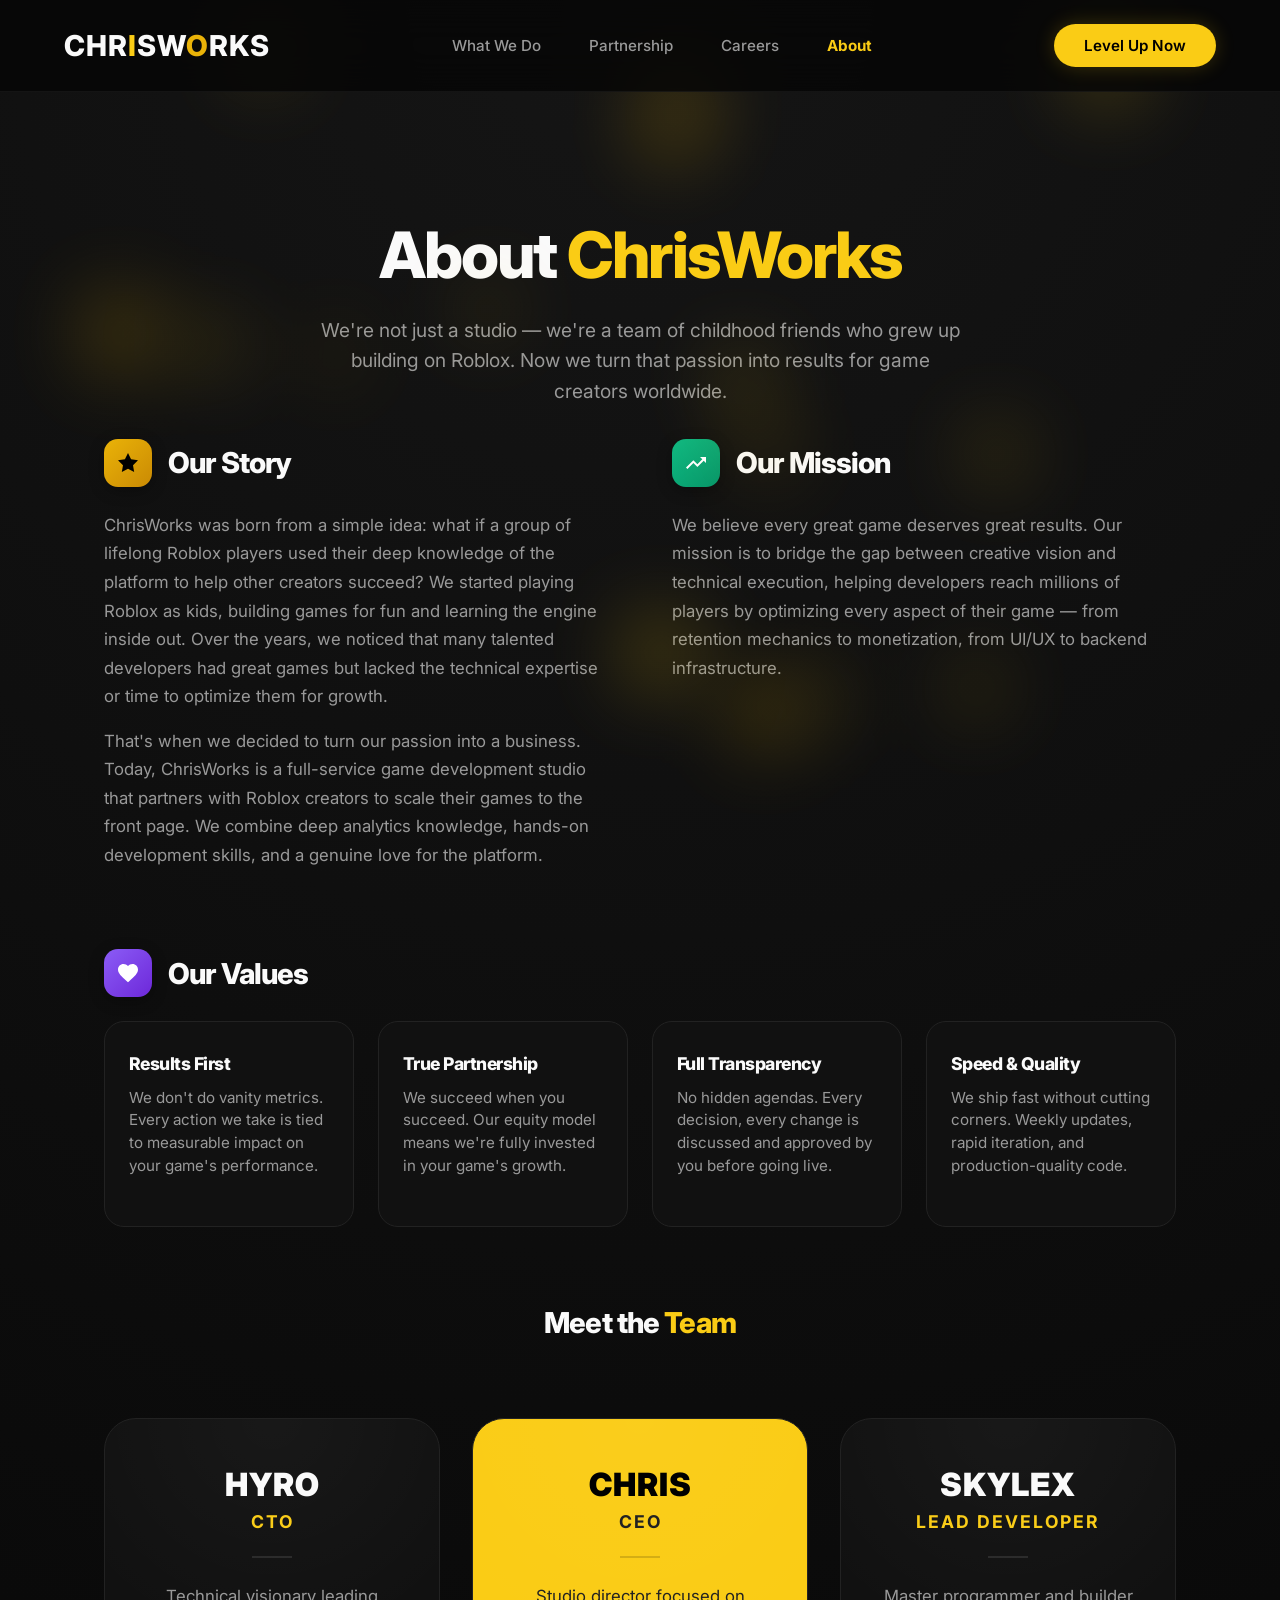
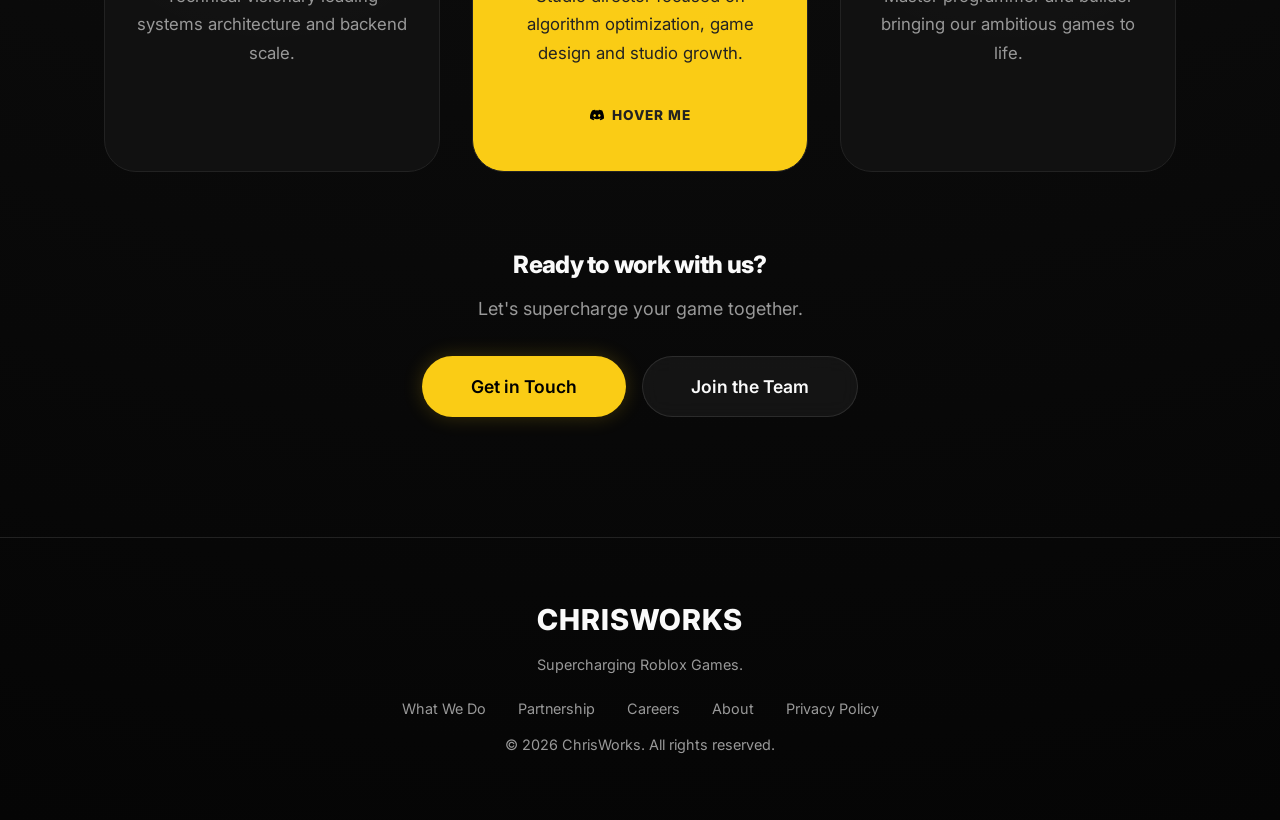
<file: about.html>
<!DOCTYPE html>
<html lang="en">
<head>
    <meta charset="UTF-8">
    <meta name="viewport" content="width=device-width, initial-scale=1.0">
    <title>About | ChrisWorks</title>
    <link rel="icon" type="image/svg+xml" href="favicon.svg?v=2">
    <meta name="description" content="Learn about ChrisWorks — a team of childhood friends and lifelong Roblox developers on a mission to supercharge games.">
    <link rel="preconnect" href="https://fonts.googleapis.com">
    <link rel="preconnect" href="https://fonts.gstatic.com" crossorigin>
    <link href="https://fonts.googleapis.com/css2?family=Fredoka:wght@500;700&family=Inter:wght@400;600;800&display=swap" rel="stylesheet">
    <link rel="stylesheet" href="styles.css">
</head>
<body>

    <div class="floating-shapes" id="shapes-container"></div>

    <nav class="navbar">
        <div class="logo">
            <a href="index.html" style="text-decoration:none;">
                <span class="logo-text">CHR<span class="logo-i">i</span>SW<span class="logo-o">O</span>RKS</span>
            </a>
        </div>
        <div class="nav-links">
            <a href="services.html" class="nav-link">What We Do</a>
            <a href="partnership.html" class="nav-link">Partnership</a>
            <a href="careers.html" class="nav-link">Careers</a>
            <a href="about.html" class="nav-link active">About</a>
        </div>
        <a href="index.html#contact" class="btn primary-btn nav-cta magnetic">Level Up Now</a>
        <button class="hamburger" id="hamburger-btn" aria-label="Open menu">
            <span></span>
            <span></span>
            <span></span>
        </button>
    </nav>

    <div class="mobile-nav-overlay" id="mobile-nav">
        <div class="mobile-nav-content">
            <a href="services.html" class="mobile-nav-link">What We Do</a>
            <a href="partnership.html" class="mobile-nav-link">Partnership</a>
            <a href="careers.html" class="mobile-nav-link">Careers</a>
            <a href="about.html" class="mobile-nav-link active">About</a>
            <a href="index.html#contact" class="btn primary-btn large mobile-nav-cta">Level Up Now</a>
        </div>
    </div>

    <main>
        <section class="page-hero section-padding text-center">
            <div class="section-header">
                <h1 style="font-size: clamp(2.5rem, 5vw, 4rem); margin-bottom: 1.5rem;">About <span class="highlight">ChrisWorks</span></h1>
                <p style="max-width: 650px; margin-inline: auto;">We're not just a studio — we're a team of childhood friends who grew up building on Roblox. Now we turn that passion into results for game creators worldwide.</p>
            </div>
        </section>

        <section class="about-content section-padding" style="padding-top: 0;">
            <div class="about-grid">
                <!-- Our Story -->
                <div class="about-block reveal">
                    <div class="about-block-header">
                    <div class="styled-icon icon-yellow" style="width: 48px; height: 48px; border-radius: 14px;">
                        <svg xmlns="http://www.w3.org/2000/svg" width="24" height="24" viewBox="0 0 24 24" fill="currentColor"><path d="M12 2L15.09 8.26L22 9.27L17 14.14L18.18 21.02L12 17.77L5.82 21.02L7 14.14L2 9.27L8.91 8.26L12 2Z"/></svg>
                    </div>
                    <h2>Our Story</h2>
                </div>
                <p>ChrisWorks was born from a simple idea: what if a group of lifelong Roblox players used their deep knowledge of the platform to help other creators succeed? We started playing Roblox as kids, building games for fun and learning the engine inside out. Over the years, we noticed that many talented developers had great games but lacked the technical expertise or time to optimize them for growth.</p>
                <p>That's when we decided to turn our passion into a business. Today, ChrisWorks is a full-service game development studio that partners with Roblox creators to scale their games to the front page. We combine deep analytics knowledge, hands-on development skills, and a genuine love for the platform.</p>
            </div>

            <!-- Our Mission -->
            <div class="about-block reveal">
                <div class="about-block-header">
                    <div class="styled-icon icon-green" style="width: 48px; height: 48px; border-radius: 14px;">
                        <svg xmlns="http://www.w3.org/2000/svg" width="24" height="24" viewBox="0 0 24 24" fill="currentColor"><path d="M16 6l2.29 2.29-4.88 4.88-4-4L2 16.59 3.41 18l6-6 4 4 6.3-6.29L22 12V6z"/></svg>
                    </div>
                    <h2>Our Mission</h2>
                </div>
                <p>We believe every great game deserves great results. Our mission is to bridge the gap between creative vision and technical execution, helping developers reach millions of players by optimizing every aspect of their game — from retention mechanics to monetization, from UI/UX to backend infrastructure.</p>
            </div>
            </div>

            <!-- Our Values -->
            <div class="about-block reveal">
                <div class="about-block-header">
                    <div class="styled-icon icon-purple" style="width: 48px; height: 48px; border-radius: 14px;">
                        <svg xmlns="http://www.w3.org/2000/svg" width="24" height="24" viewBox="0 0 24 24" fill="currentColor"><path d="M12 21.35l-1.45-1.32C5.4 15.36 2 12.28 2 8.5 2 5.42 4.42 3 7.5 3c1.74 0 3.41.81 4.5 2.09C13.09 3.81 14.76 3 16.5 3 19.58 3 22 5.42 22 8.5c0 3.78-3.4 6.86-8.55 11.54L12 21.35z"/></svg>
                    </div>
                    <h2>Our Values</h2>
                </div>
                <div class="values-grid">
                    <div class="value-item">
                        <h4>Results First</h4>
                        <p>We don't do vanity metrics. Every action we take is tied to measurable impact on your game's performance.</p>
                    </div>
                    <div class="value-item">
                        <h4>True Partnership</h4>
                        <p>We succeed when you succeed. Our equity model means we're fully invested in your game's growth.</p>
                    </div>
                    <div class="value-item">
                        <h4>Full Transparency</h4>
                        <p>No hidden agendas. Every decision, every change is discussed and approved by you before going live.</p>
                    </div>
                    <div class="value-item">
                        <h4>Speed & Quality</h4>
                        <p>We ship fast without cutting corners. Weekly updates, rapid iteration, and production-quality code.</p>
                    </div>
                </div>
            </div>

            <!-- Meet the Team -->
            <div class="about-block reveal" style="margin-top: 5rem;">
                <div class="about-block-header text-center" style="display: flex; justify-content: center; margin-bottom: 3rem;">
                    <h2>Meet the <span class="highlight">Team</span></h2>
                </div>
                <div class="grid-3" style="width: 100%;">
                    <div class="service-card reveal" style="padding: 3rem 2rem;">
                        <h3 style="font-size: 2rem;">Hyro</h3>
                        <div class="highlight-primary" style="font-weight: 700; font-size: 1.1rem; margin-top: 0.5rem; letter-spacing: 2px;">CTO</div>
                        <div class="card-divider"></div>
                        <p>Technical visionary leading systems architecture and backend scale.</p>
                    </div>
                    <div class="service-card reveal chris-card" style="padding: 3rem 2rem; background-color: var(--primary); color: #000; position: relative;">
                        <div class="card-content">
                            <h3 style="font-size: 2rem; color: #000;">Chris</h3>
                            <div style="font-weight: 700; font-size: 1.1rem; margin-top: 0.5rem; letter-spacing: 2px; color: #222;">CEO</div>
                            <div class="card-divider" style="background-color: rgba(0,0,0,0.15);"></div>
                            <p style="color: #222;">Studio director focused on algorithm optimization, game design and studio growth.</p>
                            <div style="margin-top: 1.5rem; display: flex; align-items: center; justify-content: center; gap: 0.5rem; font-size: 0.85rem; font-weight: 800; color: #222; text-transform: uppercase; letter-spacing: 1px; animation: hintPulse 2s ease-in-out infinite;">
                                <svg xmlns="http://www.w3.org/2000/svg" width="14" height="14" fill="#000" viewBox="0 0 127.14 96.36"><path d="M107.7,8.07A105.15,105.15,0,0,0,81.47,0a72.06,72.06,0,0,0-3.36,6.83A97.68,97.68,0,0,0,49,6.83,72.37,72.37,0,0,0,45.64,0,105.89,105.89,0,0,0,19.39,8.09C2.79,32.65-1.71,56.6.54,80.21h0A105.73,105.73,0,0,0,32.71,96.36,77.7,77.7,0,0,0,39.6,85.83a68.42,68.42,0,0,1-10.85-5.18c.91-.66,1.8-1.34,2.66-2a75.57,75.57,0,0,0,64.32,0c.87.71,1.76,1.39,2.66,2a68.68,68.68,0,0,1-10.87,5.19,77,77,0,0,0,6.89,10.52,105.25,105.25,0,0,0,32.19-16.14c2.64-27.38-4.51-51.11-18.9-80.21ZM42.45,65.69C36.18,65.69,31,60,31,53s5-12.74,11.43-12.74S54,46,53.89,53,48.84,65.69,42.45,65.69Zm42.24,0C78.41,65.69,73.31,60,73.31,53s5-12.74,11.43-12.74S96.2,46,96.1,53,91,65.69,84.69,65.69Z"/></svg>
                                Hover Me
                            </div>
                        </div>
                        <div class="discord-overlay" onclick="navigator.clipboard.writeText('@chris_devs'); alert('Chris\'s Discord: @chris_devs (Copied!)');">
                            <svg xmlns="http://www.w3.org/2000/svg" width="40" height="40" fill="#000" viewBox="0 0 127.14 96.36" style="margin-bottom: 1rem;"><path d="M107.7,8.07A105.15,105.15,0,0,0,81.47,0a72.06,72.06,0,0,0-3.36,6.83A97.68,97.68,0,0,0,49,6.83,72.37,72.37,0,0,0,45.64,0,105.89,105.89,0,0,0,19.39,8.09C2.79,32.65-1.71,56.6.54,80.21h0A105.73,105.73,0,0,0,32.71,96.36,77.7,77.7,0,0,0,39.6,85.83a68.42,68.42,0,0,1-10.85-5.18c.91-.66,1.8-1.34,2.66-2a75.57,75.57,0,0,0,64.32,0c.87.71,1.76,1.39,2.66,2a68.68,68.68,0,0,1-10.87,5.19,77,77,0,0,0,6.89,10.52,105.25,105.25,0,0,0,32.19-16.14c2.64-27.38-4.51-51.11-18.9-80.21ZM42.45,65.69C36.18,65.69,31,60,31,53s5-12.74,11.43-12.74S54,46,53.89,53,48.84,65.69,42.45,65.69Zm42.24,0C78.41,65.69,73.31,60,73.31,53s5-12.74,11.43-12.74S96.2,46,96.1,53,91,65.69,84.69,65.69Z"/></svg>
                            <h3 style="font-size: 1.8rem; color: #000; margin: 0;">@chris_devs</h3>
                            <span style="font-size: 0.9rem; color: #222; margin-top: 0.5rem; font-weight: 700;">Click to copy</span>
                        </div>
                    </div>
                    <div class="service-card reveal" style="padding: 3rem 2rem;">
                        <h3 style="font-size: 2rem;">Skylex</h3>
                        <div class="highlight-primary" style="font-weight: 700; font-size: 1.1rem; margin-top: 0.5rem; letter-spacing: 2px;">LEAD DEVELOPER</div>
                        <div class="card-divider"></div>
                        <p>Master programmer and builder bringing our ambitious games to life.</p>
                    </div>
                </div>
            </div>

            <!-- CTA -->
            <div class="text-center" style="margin-top: 5rem;">
                <h2 style="margin-bottom: 1rem;">Ready to work with us?</h2>
                <p style="color: var(--text-muted); margin-bottom: 2rem;">Let's supercharge your game together.</p>
                <div style="display: flex; gap: 1rem; justify-content: center; flex-wrap: wrap;">
                    <a href="index.html#contact" class="btn primary-btn large magnetic">Get in Touch</a>
                    <a href="careers.html" class="btn secondary-btn large magnetic">Join the Team</a>
                </div>
            </div>
        </section>
    </main>

    <footer>
        <div class="footer-content">
            <div class="logo">
                <a href="index.html" style="text-decoration:none;">
                    <span class="logo-text text-white">CHRISWORKS</span>
                </a>
            </div>
            <p>Supercharging Roblox Games.</p>
            <div class="footer-links">
                <a href="services.html">What We Do</a>
                <a href="partnership.html">Partnership</a>
                <a href="careers.html">Careers</a>
                <a href="about.html">About</a>
                <a href="privacy.html">Privacy Policy</a>
            </div>
            <p class="copyright">© 2026 ChrisWorks. All rights reserved.</p>
        </div>
    </footer>

    <script src="script.js"></script>
</body>
</html>
</file>
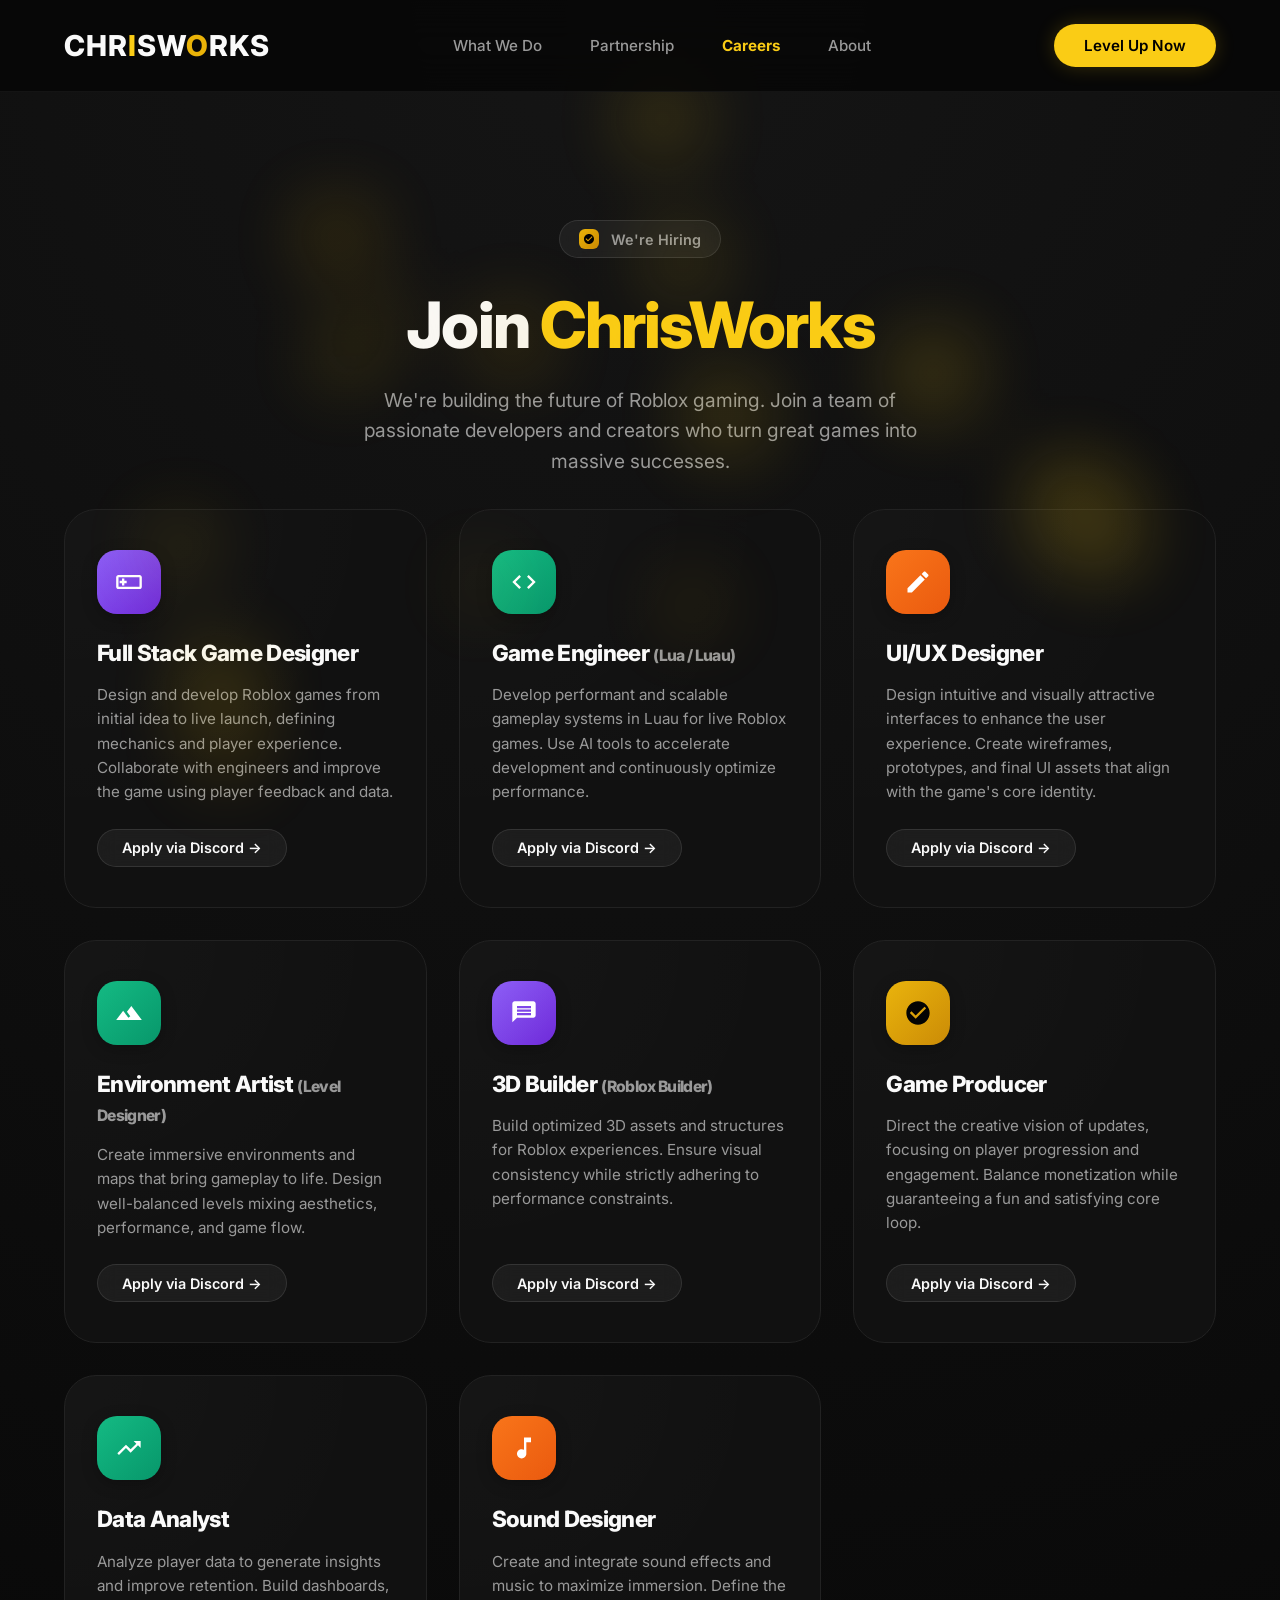
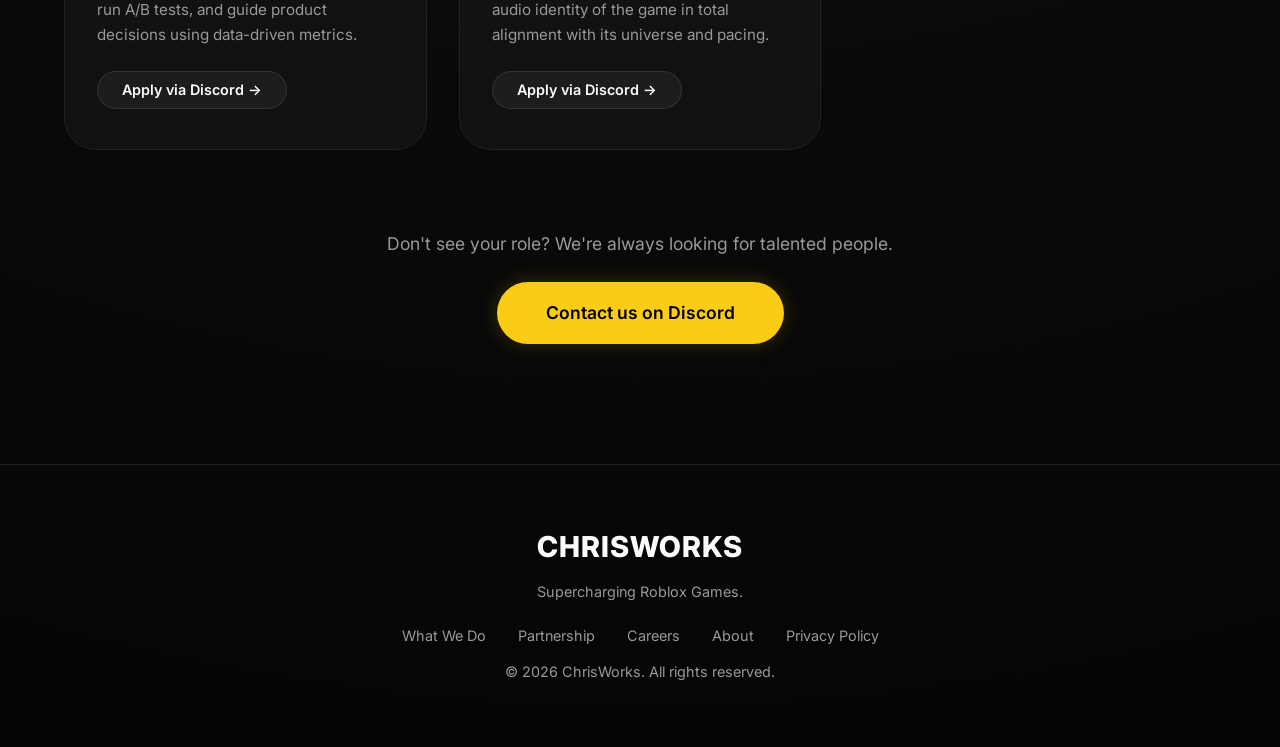
<file: careers.html>
<!DOCTYPE html>
<html lang="en">
<head>
    <meta charset="UTF-8">
    <meta name="viewport" content="width=device-width, initial-scale=1.0">
    <title>Careers | ChrisWorks</title>
    <link rel="icon" type="image/svg+xml" href="favicon.svg?v=2">
    <meta name="description" content="Join the ChrisWorks team. We're looking for passionate Roblox developers, designers, and creators to build the next generation of games.">
    <link rel="preconnect" href="https://fonts.googleapis.com">
    <link rel="preconnect" href="https://fonts.gstatic.com" crossorigin>
    <link href="https://fonts.googleapis.com/css2?family=Fredoka:wght@500;700&family=Inter:wght@400;600;800&display=swap" rel="stylesheet">
    <link rel="stylesheet" href="styles.css">
</head>
<body>

    <div class="floating-shapes" id="shapes-container"></div>

    <nav class="navbar">
        <div class="logo">
            <a href="index.html" style="text-decoration:none;">
                <span class="logo-text">CHR<span class="logo-i">i</span>SW<span class="logo-o">O</span>RKS</span>
            </a>
        </div>
        <div class="nav-links">
            <a href="services.html" class="nav-link">What We Do</a>
            <a href="partnership.html" class="nav-link">Partnership</a>
            <a href="careers.html" class="nav-link active">Careers</a>
            <a href="about.html" class="nav-link">About</a>
        </div>
        <a href="index.html#contact" class="btn primary-btn nav-cta magnetic">Level Up Now</a>
        <button class="hamburger" id="hamburger-btn" aria-label="Open menu">
            <span></span>
            <span></span>
            <span></span>
        </button>
    </nav>

    <div class="mobile-nav-overlay" id="mobile-nav">
        <div class="mobile-nav-content">
            <a href="services.html" class="mobile-nav-link">What We Do</a>
            <a href="partnership.html" class="mobile-nav-link">Partnership</a>
            <a href="careers.html" class="mobile-nav-link active">Careers</a>
            <a href="about.html" class="mobile-nav-link">About</a>
            <a href="index.html#contact" class="btn primary-btn large mobile-nav-cta">Level Up Now</a>
        </div>
    </div>

    <main>
        <section class="page-hero section-padding text-center">
            <div class="section-header">
                <div class="trusted-badge animate-pop" style="margin-bottom: 2rem;">
                    <div class="badge-icon icon-yellow">
                        <svg xmlns="http://www.w3.org/2000/svg" width="12" height="12" viewBox="0 0 24 24" fill="currentColor"><path d="M12 2C6.48 2 2 6.48 2 12s4.48 10 10 10 10-4.48 10-10S17.52 2 12 2zm-2 15l-5-5 1.41-1.41L10 14.17l7.59-7.59L19 8l-9 9z"/></svg>
                    </div>
                    We're Hiring
                </div>
                <h1 style="font-size: clamp(2.5rem, 5vw, 4rem); margin-bottom: 1.5rem;">Join <span class="highlight">ChrisWorks</span></h1>
                <p style="max-width: 600px; margin-inline: auto;">We're building the future of Roblox gaming. Join a team of passionate developers and creators who turn great games into massive successes.</p>
            </div>
        </section>

        <section class="careers-section section-padding" style="padding-top: 0;">
            <div class="careers-grid">

                <div class="career-card-new reveal">
                    <div class="career-card-icon">
                        <div class="styled-icon icon-purple">
                            <svg xmlns="http://www.w3.org/2000/svg" width="28" height="28" viewBox="0 0 24 24" fill="currentColor"><path d="M21 6H3c-1.1 0-2 .9-2 2v8c0 1.1.9 2 2 2h18c1.1 0 2-.9 2-2V8c0-1.1-.9-2-2-2zm0 10H3V8h18v8zM6 15h2v-2h2v-2H8V9H6v2H4v2h2z"/></svg>
                        </div>
                    </div>
                    <h3>Full Stack Game Designer</h3>
                    <p>Design and develop Roblox games from initial idea to live launch, defining mechanics and player experience. Collaborate with engineers and improve the game using player feedback and data.</p>
                    <a href="https://discord.gg/xMyFwf9uxW" target="_blank" class="btn secondary-btn career-apply-btn">Apply via Discord →</a>
                </div>

                <div class="career-card-new reveal">
                    <div class="career-card-icon">
                        <div class="styled-icon icon-green">
                            <svg xmlns="http://www.w3.org/2000/svg" width="28" height="28" viewBox="0 0 24 24" fill="currentColor"><path d="M9.4 16.6L4.8 12l4.6-4.6L8 6l-6 6 6 6 1.4-1.4zm5.2 0l4.6-4.6-4.6-4.6L16 6l6 6-6 6-1.4-1.4z"/></svg>
                        </div>
                    </div>
                    <h3>Game Engineer <span style="color: var(--text-muted); font-size: 0.7em;">(Lua / Luau)</span></h3>
                    <p>Develop performant and scalable gameplay systems in Luau for live Roblox games. Use AI tools to accelerate development and continuously optimize performance.</p>
                    <a href="https://discord.gg/xMyFwf9uxW" target="_blank" class="btn secondary-btn career-apply-btn">Apply via Discord →</a>
                </div>

                <div class="career-card-new reveal">
                    <div class="career-card-icon">
                        <div class="styled-icon icon-orange">
                            <svg xmlns="http://www.w3.org/2000/svg" width="28" height="28" viewBox="0 0 24 24" fill="currentColor"><path d="M3 17.25V21h3.75L17.81 9.94l-3.75-3.75L3 17.25zM20.71 7.04c.39-.39.39-1.02 0-1.41l-2.34-2.34c-.39-.39-1.02-.39-1.41 0l-1.83 1.83 3.75 3.75 1.83-1.83z"/></svg>
                        </div>
                    </div>
                    <h3>UI/UX Designer</h3>
                    <p>Design intuitive and visually attractive interfaces to enhance the user experience. Create wireframes, prototypes, and final UI assets that align with the game's core identity.</p>
                    <a href="https://discord.gg/xMyFwf9uxW" target="_blank" class="btn secondary-btn career-apply-btn">Apply via Discord →</a>
                </div>

                <div class="career-card-new reveal">
                    <div class="career-card-icon">
                        <div class="styled-icon icon-green">
                            <svg xmlns="http://www.w3.org/2000/svg" width="28" height="28" viewBox="0 0 24 24" fill="currentColor"><path d="M14 6l-3.75 5 2.85 3.8-1.6 1.2C9.81 13.75 7 10 7 10l-6 8h22L14 6z"/></svg>
                        </div>
                    </div>
                    <h3>Environment Artist <span style="color: var(--text-muted); font-size: 0.7em;">(Level Designer)</span></h3>
                    <p>Create immersive environments and maps that bring gameplay to life. Design well-balanced levels mixing aesthetics, performance, and game flow.</p>
                    <a href="https://discord.gg/xMyFwf9uxW" target="_blank" class="btn secondary-btn career-apply-btn">Apply via Discord →</a>
                </div>

                <div class="career-card-new reveal">
                    <div class="career-card-icon">
                        <div class="styled-icon icon-purple">
                            <svg xmlns="http://www.w3.org/2000/svg" width="28" height="28" viewBox="0 0 24 24" fill="currentColor"><path d="M20 2H4c-1.1 0-2 .9-2 2v16l4-4h14c1.1 0 2-.9 2-2V4c0-1.1-.9-2-2-2zm-2 12H6v-2h12v2zm0-3H6V9h12v2zm0-3H6V6h12v2z"/></svg>
                        </div>
                    </div>
                    <h3>3D Builder <span style="color: var(--text-muted); font-size: 0.7em;">(Roblox Builder)</span></h3>
                    <p>Build optimized 3D assets and structures for Roblox experiences. Ensure visual consistency while strictly adhering to performance constraints.</p>
                    <a href="https://discord.gg/xMyFwf9uxW" target="_blank" class="btn secondary-btn career-apply-btn">Apply via Discord →</a>
                </div>

                <div class="career-card-new reveal">
                    <div class="career-card-icon">
                        <div class="styled-icon icon-yellow">
                            <svg xmlns="http://www.w3.org/2000/svg" width="28" height="28" viewBox="0 0 24 24" fill="currentColor"><path d="M12 2C6.48 2 2 6.48 2 12s4.48 10 10 10 10-4.48 10-10S17.52 2 12 2zm-2 15l-5-5 1.41-1.41L10 14.17l7.59-7.59L19 8l-9 9z"/></svg>
                        </div>
                    </div>
                    <h3>Game Producer</h3>
                    <p>Direct the creative vision of updates, focusing on player progression and engagement. Balance monetization while guaranteeing a fun and satisfying core loop.</p>
                    <a href="https://discord.gg/xMyFwf9uxW" target="_blank" class="btn secondary-btn career-apply-btn">Apply via Discord →</a>
                </div>

                <div class="career-card-new reveal">
                    <div class="career-card-icon">
                        <div class="styled-icon icon-green">
                            <svg xmlns="http://www.w3.org/2000/svg" width="28" height="28" viewBox="0 0 24 24" fill="currentColor"><path d="M16 6l2.29 2.29-4.88 4.88-4-4L2 16.59 3.41 18l6-6 4 4 6.3-6.29L22 12V6z"/></svg>
                        </div>
                    </div>
                    <h3>Data Analyst</h3>
                    <p>Analyze player data to generate insights and improve retention. Build dashboards, run A/B tests, and guide product decisions using data-driven metrics.</p>
                    <a href="https://discord.gg/xMyFwf9uxW" target="_blank" class="btn secondary-btn career-apply-btn">Apply via Discord →</a>
                </div>

                <div class="career-card-new reveal">
                    <div class="career-card-icon">
                        <div class="styled-icon icon-orange">
                            <svg xmlns="http://www.w3.org/2000/svg" width="28" height="28" viewBox="0 0 24 24" fill="currentColor"><path d="M12 3v10.55c-.59-.34-1.27-.55-2-.55C7.79 13 6 14.79 6 17s1.79 4 4 4 4-1.79 4-4V7h4V3h-6z"/></svg>
                        </div>
                    </div>
                    <h3>Sound Designer</h3>
                    <p>Create and integrate sound effects and music to maximize immersion. Define the audio identity of the game in total alignment with its universe and pacing.</p>
                    <a href="https://discord.gg/xMyFwf9uxW" target="_blank" class="btn secondary-btn career-apply-btn">Apply via Discord →</a>
                </div>

            </div>

            <div class="careers-cta text-center" style="margin-top: 5rem;">
                <p style="font-size: 1.1rem; color: var(--text-muted); margin-bottom: 1.5rem;">Don't see your role? We're always looking for talented people.</p>
                <a href="https://discord.gg/xMyFwf9uxW" target="_blank" class="btn primary-btn large magnetic">Contact us on Discord</a>
            </div>
        </section>
    </main>

    <footer>
        <div class="footer-content">
            <div class="logo">
                <a href="index.html" style="text-decoration:none;">
                    <span class="logo-text text-white">CHRISWORKS</span>
                </a>
            </div>
            <p>Supercharging Roblox Games.</p>
            <div class="footer-links">
                <a href="services.html">What We Do</a>
                <a href="partnership.html">Partnership</a>
                <a href="careers.html">Careers</a>
                <a href="about.html">About</a>
                <a href="privacy.html">Privacy Policy</a>
            </div>
            <p class="copyright">© 2026 ChrisWorks. All rights reserved.</p>
        </div>
    </footer>

    <script src="script.js"></script>
</body>
</html>
</file>
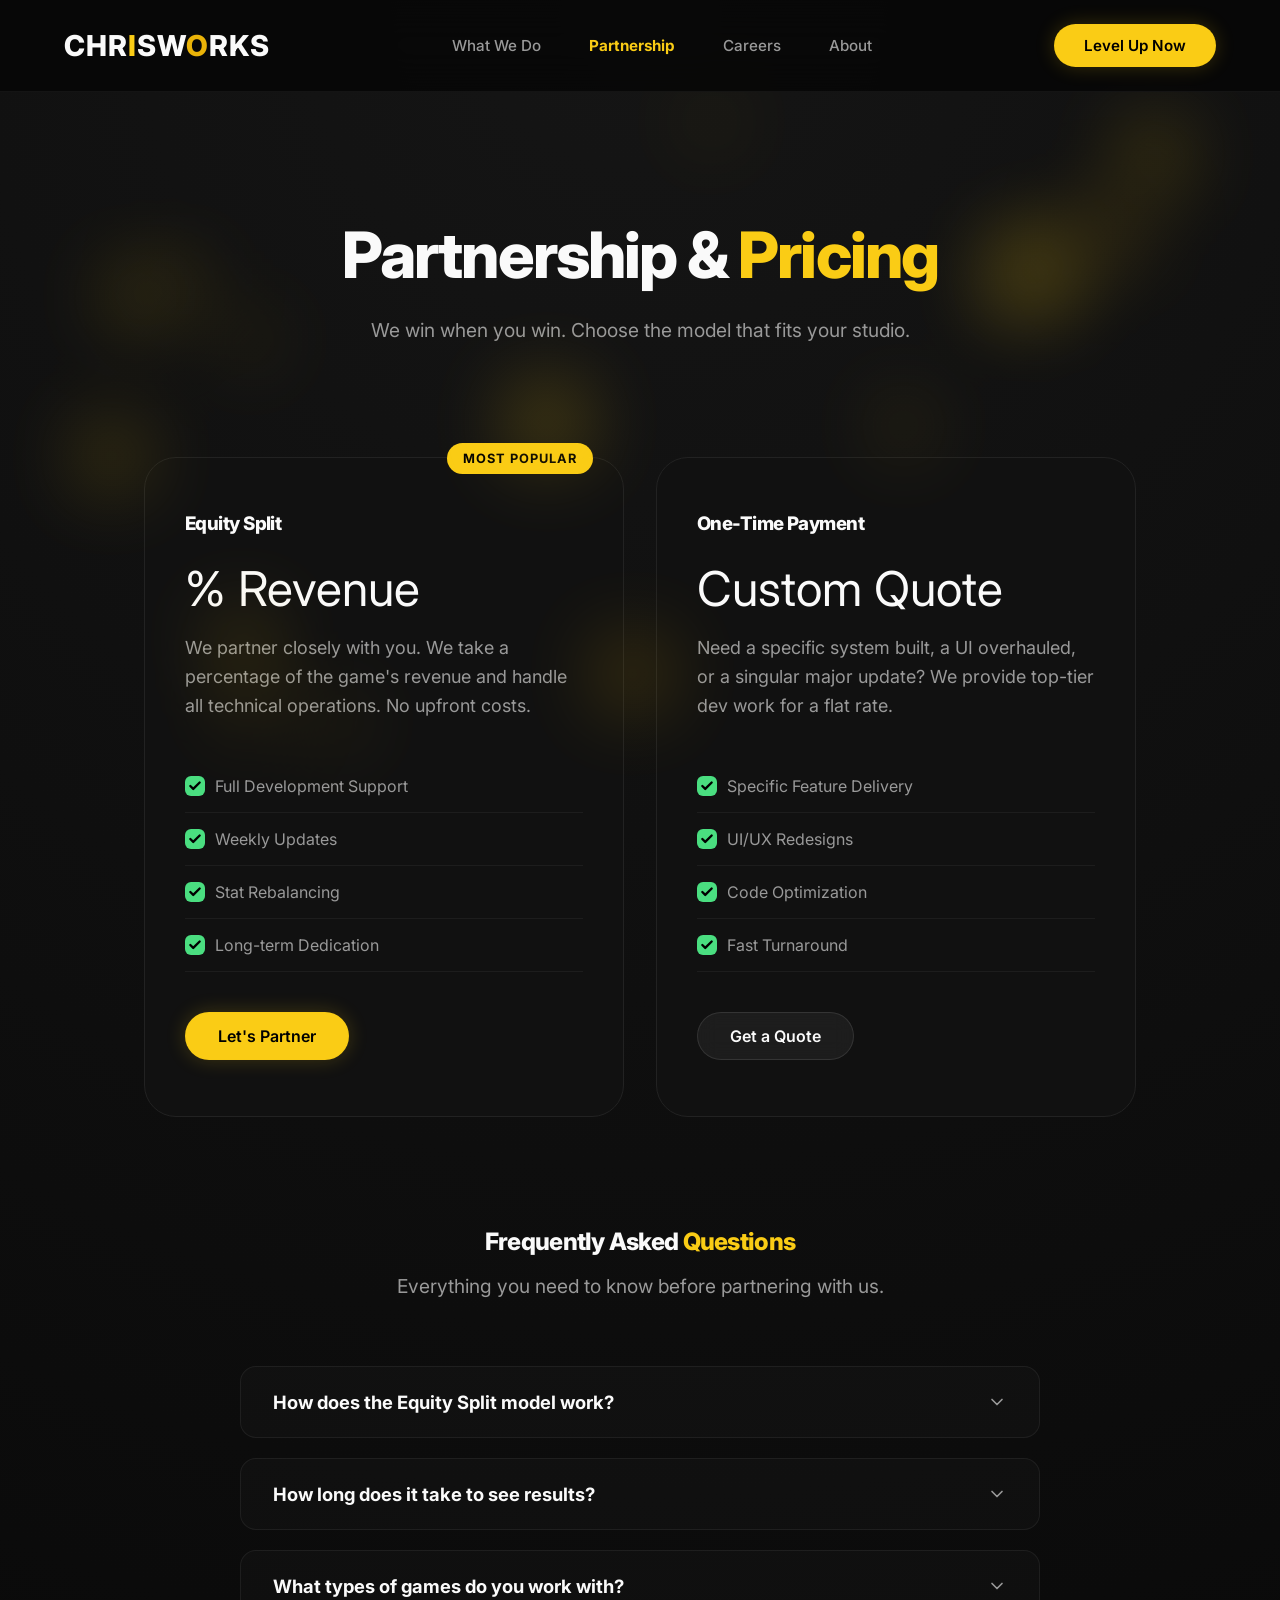
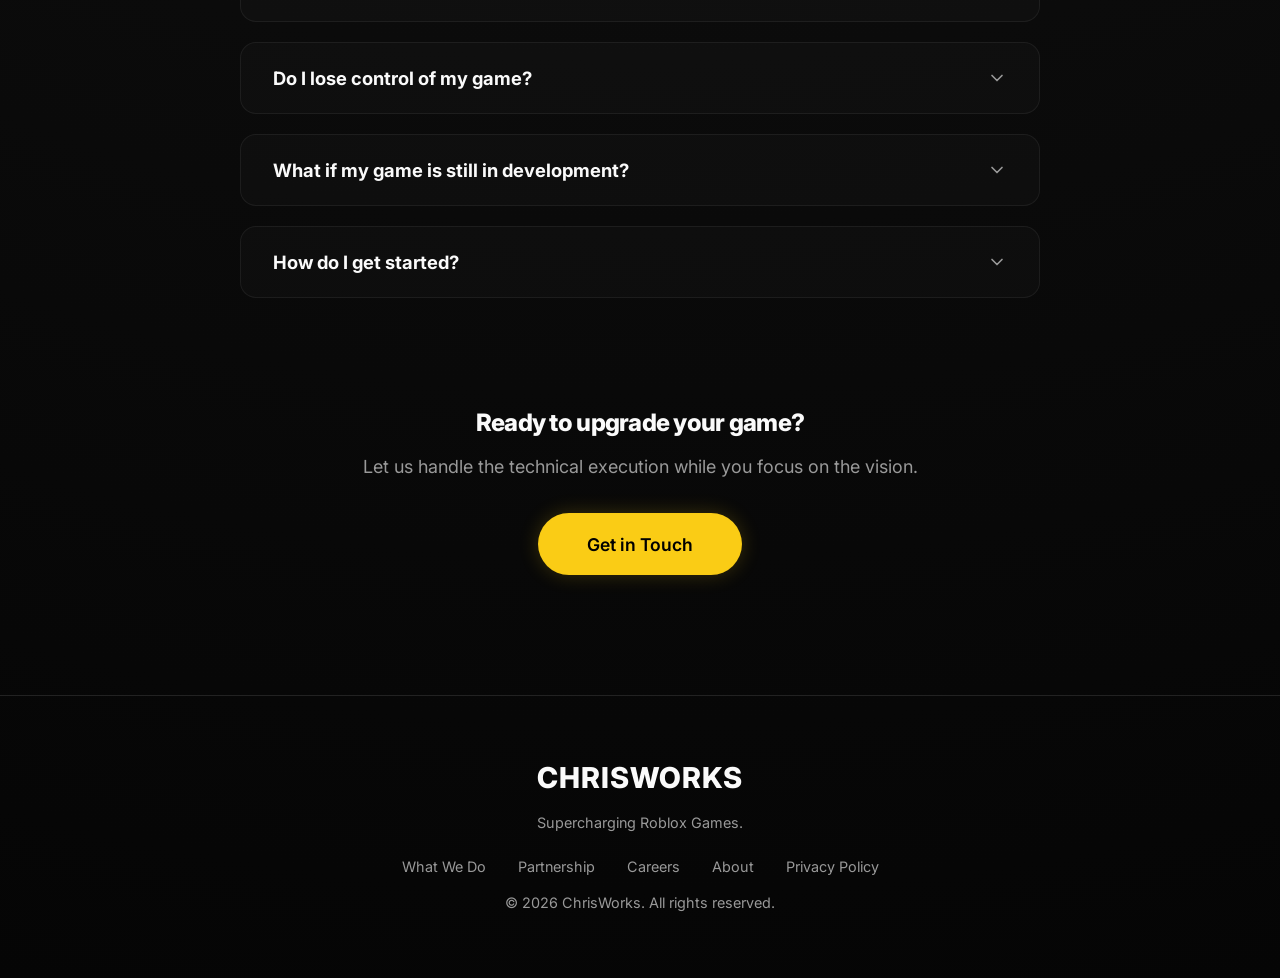
<file: partnership.html>
<!DOCTYPE html>
<html lang="en">
<head>
    <meta charset="UTF-8">
    <meta name="viewport" content="width=device-width, initial-scale=1.0">
    <title>Partnership & Pricing | ChrisWorks</title>
    <link rel="icon" type="image/svg+xml" href="favicon.svg?v=2">
    <meta name="description" content="Explore our flexible partnership models including Equity Split and Custom Quotes, plus Frequently Asked Questions.">
    <!-- Google Fonts -->
    <link rel="preconnect" href="https://fonts.googleapis.com">
    <link rel="preconnect" href="https://fonts.gstatic.com" crossorigin>
    <link href="https://fonts.googleapis.com/css2?family=Fredoka:wght@500;700&family=Inter:wght@400;600;800&display=swap" rel="stylesheet">
    <!-- Styles -->
    <link rel="stylesheet" href="styles.css">
</head>
<body>

    <div class="floating-shapes" id="shapes-container"></div>

    <nav class="navbar">
        <div class="logo">
            <a href="index.html" style="text-decoration:none;">
                <span class="logo-text">CHR<span class="logo-i">i</span>SW<span class="logo-o">O</span>RKS</span>
            </a>
        </div>
        <div class="nav-links">
            <a href="services.html" class="nav-link">What We Do</a>
            <a href="partnership.html" class="nav-link active">Partnership</a>
            <a href="careers.html" class="nav-link">Careers</a>
            <a href="about.html" class="nav-link">About</a>
        </div>
        <a href="index.html#contact" class="btn primary-btn nav-cta magnetic">Level Up Now</a>
        <button class="hamburger" id="hamburger-btn" aria-label="Open menu">
            <span></span>
            <span></span>
            <span></span>
        </button>
    </nav>

    <!-- Mobile Nav Overlay -->
    <div class="mobile-nav-overlay" id="mobile-nav">
        <div class="mobile-nav-content">
            <a href="services.html" class="mobile-nav-link">What We Do</a>
            <a href="partnership.html" class="mobile-nav-link active">Partnership</a>
            <a href="careers.html" class="mobile-nav-link">Careers</a>
            <a href="about.html" class="mobile-nav-link">About</a>
            <a href="index.html#contact" class="btn primary-btn large mobile-nav-cta">Level Up Now</a>
        </div>
    </div>

    <main>
        <section class="page-hero section-padding text-center">
            <div class="section-header">
                <h1 style="font-size: clamp(2.5rem, 5vw, 4rem); margin-bottom: 1.5rem;">Partnership & <span class="highlight">Pricing</span></h1>
                <p style="max-width: 650px; margin-inline: auto;">We win when you win. Choose the model that fits your studio.</p>
            </div>
        </section>

        <!-- ============ PRICING ============ -->
        <section class="pricing section-padding" id="pricing" style="padding-top: 0;">
            <div class="pricing-cards">
                <div class="price-card reveal">
                    <div class="price-badge">Most Popular</div>
                    <h3>Equity Split</h3>
                    <div class="price-amount">% Revenue</div>
                    <p>We partner closely with you. We take a percentage of the game's revenue and handle all technical operations. No upfront costs.</p>
                    <ul class="features">
                        <li><span class="check-icon"><svg xmlns="http://www.w3.org/2000/svg" width="14" height="14" viewBox="0 0 24 24" fill="none" stroke="currentColor" stroke-width="4" stroke-linecap="round" stroke-linejoin="round"><polyline points="20 6 9 17 4 12"></polyline></svg></span> Full Development Support</li>
                        <li><span class="check-icon"><svg xmlns="http://www.w3.org/2000/svg" width="14" height="14" viewBox="0 0 24 24" fill="none" stroke="currentColor" stroke-width="4" stroke-linecap="round" stroke-linejoin="round"><polyline points="20 6 9 17 4 12"></polyline></svg></span> Weekly Updates</li>
                        <li><span class="check-icon"><svg xmlns="http://www.w3.org/2000/svg" width="14" height="14" viewBox="0 0 24 24" fill="none" stroke="currentColor" stroke-width="4" stroke-linecap="round" stroke-linejoin="round"><polyline points="20 6 9 17 4 12"></polyline></svg></span> Stat Rebalancing</li>
                        <li><span class="check-icon"><svg xmlns="http://www.w3.org/2000/svg" width="14" height="14" viewBox="0 0 24 24" fill="none" stroke="currentColor" stroke-width="4" stroke-linecap="round" stroke-linejoin="round"><polyline points="20 6 9 17 4 12"></polyline></svg></span> Long-term Dedication</li>
                    </ul>
                    <a href="index.html#contact" class="btn primary-btn magnetic">Let's Partner</a>
                </div>
                <div class="price-card secondary reveal">
                    <h3>One-Time Payment</h3>
                    <div class="price-amount">Custom Quote</div>
                    <p>Need a specific system built, a UI overhauled, or a singular major update? We provide top-tier dev work for a flat rate.</p>
                    <ul class="features">
                        <li><span class="check-icon"><svg xmlns="http://www.w3.org/2000/svg" width="14" height="14" viewBox="0 0 24 24" fill="none" stroke="currentColor" stroke-width="4" stroke-linecap="round" stroke-linejoin="round"><polyline points="20 6 9 17 4 12"></polyline></svg></span> Specific Feature Delivery</li>
                        <li><span class="check-icon"><svg xmlns="http://www.w3.org/2000/svg" width="14" height="14" viewBox="0 0 24 24" fill="none" stroke="currentColor" stroke-width="4" stroke-linecap="round" stroke-linejoin="round"><polyline points="20 6 9 17 4 12"></polyline></svg></span> UI/UX Redesigns</li>
                        <li><span class="check-icon"><svg xmlns="http://www.w3.org/2000/svg" width="14" height="14" viewBox="0 0 24 24" fill="none" stroke="currentColor" stroke-width="4" stroke-linecap="round" stroke-linejoin="round"><polyline points="20 6 9 17 4 12"></polyline></svg></span> Code Optimization</li>
                        <li><span class="check-icon"><svg xmlns="http://www.w3.org/2000/svg" width="14" height="14" viewBox="0 0 24 24" fill="none" stroke="currentColor" stroke-width="4" stroke-linecap="round" stroke-linejoin="round"><polyline points="20 6 9 17 4 12"></polyline></svg></span> Fast Turnaround</li>
                    </ul>
                    <a href="index.html#contact" class="btn secondary-btn magnetic">Get a Quote</a>
                </div>
            </div>
        </section>

        <!-- ============ FAQ ============ -->
        <section class="faq-section section-padding" id="faq">
            <div class="section-header text-center">
                <h2>Frequently Asked <span class="highlight">Questions</span></h2>
                <p>Everything you need to know before partnering with us.</p>
            </div>
            <div class="faq-list">
                <div class="faq-item reveal">
                    <button class="faq-question">
                        <span>How does the Equity Split model work?</span>
                        <svg class="faq-chevron" xmlns="http://www.w3.org/2000/svg" width="20" height="20" viewBox="0 0 24 24" fill="none" stroke="currentColor" stroke-width="2" stroke-linecap="round" stroke-linejoin="round"><polyline points="6 9 12 15 18 9"></polyline></svg>
                    </button>
                    <div class="faq-answer">
                        <p>We take a percentage of the game's revenue in exchange for full development support, weekly updates, and stat optimization. You pay nothing upfront — we invest our time and resources because we believe in your game. The exact split is discussed during our initial call.</p>
                    </div>
                </div>
                <div class="faq-item reveal">
                    <button class="faq-question">
                        <span>How long does it take to see results?</span>
                        <svg class="faq-chevron" xmlns="http://www.w3.org/2000/svg" width="20" height="20" viewBox="0 0 24 24" fill="none" stroke="currentColor" stroke-width="2" stroke-linecap="round" stroke-linejoin="round"><polyline points="6 9 12 15 18 9"></polyline></svg>
                    </button>
                    <div class="faq-answer">
                        <p>Most games see measurable improvements in retention and revenue within the first 2-4 weeks. Major CCU spikes typically happen after 1-2 months of consistent updates and optimization. Every game is different, but our data-driven approach accelerates growth from day one.</p>
                    </div>
                </div>
                <div class="faq-item reveal">
                    <button class="faq-question">
                        <span>What types of games do you work with?</span>
                        <svg class="faq-chevron" xmlns="http://www.w3.org/2000/svg" width="20" height="20" viewBox="0 0 24 24" fill="none" stroke="currentColor" stroke-width="2" stroke-linecap="round" stroke-linejoin="round"><polyline points="6 9 12 15 18 9"></polyline></svg>
                    </button>
                    <div class="faq-answer">
                        <p>We work with all genres on Roblox — simulators, tycoons, RPGs, obbies, horror, and more. The key requirement is that your game has potential and a solid foundation. We handle the technical scaling; you keep the creative vision.</p>
                    </div>
                </div>
                <div class="faq-item reveal">
                    <button class="faq-question">
                        <span>Do I lose control of my game?</span>
                        <svg class="faq-chevron" xmlns="http://www.w3.org/2000/svg" width="20" height="20" viewBox="0 0 24 24" fill="none" stroke="currentColor" stroke-width="2" stroke-linecap="round" stroke-linejoin="round"><polyline points="6 9 12 15 18 9"></polyline></svg>
                    </button>
                    <div class="faq-answer">
                        <p>Absolutely not. You remain the owner and creative director of your game. We are your technical partners — every update, every change is approved by you before going live. Full transparency, always.</p>
                    </div>
                </div>
                <div class="faq-item reveal">
                    <button class="faq-question">
                        <span>What if my game is still in development?</span>
                        <svg class="faq-chevron" xmlns="http://www.w3.org/2000/svg" width="20" height="20" viewBox="0 0 24 24" fill="none" stroke="currentColor" stroke-width="2" stroke-linecap="round" stroke-linejoin="round"><polyline points="6 9 12 15 18 9"></polyline></svg>
                    </button>
                    <div class="faq-answer">
                        <p>That's fine! We can help with both pre-launch optimization and post-launch scaling. If your game isn't live yet, we can review the concept, help with the architecture, and prepare it for a strong launch.</p>
                    </div>
                </div>
                <div class="faq-item reveal">
                    <button class="faq-question">
                        <span>How do I get started?</span>
                        <svg class="faq-chevron" xmlns="http://www.w3.org/2000/svg" width="20" height="20" viewBox="0 0 24 24" fill="none" stroke="currentColor" stroke-width="2" stroke-linecap="round" stroke-linejoin="round"><polyline points="6 9 12 15 18 9"></polyline></svg>
                    </button>
                    <div class="faq-answer">
                        <p>Just fill out the contact form or reach out on Discord. We'll review your game, discuss the best partnership model, and get started within days. No long contracts — just results.</p>
                    </div>
                </div>
            </div>
        </section>
        
        <!-- CTA -->
        <section class="section-padding text-center">
            <h2 style="margin-bottom: 1rem;">Ready to upgrade your game?</h2>
            <p style="color: var(--text-muted); margin-bottom: 2rem;">Let us handle the technical execution while you focus on the vision.</p>
            <a href="index.html#contact" class="btn primary-btn large magnetic">Get in Touch</a>
        </section>
    </main>

    <footer>
        <div class="footer-content">
            <div class="logo">
                <a href="index.html" style="text-decoration:none;">
                    <span class="logo-text text-white">CHRISWORKS</span>
                </a>
            </div>
            <p>Supercharging Roblox Games.</p>
            <div class="footer-links">
                <a href="services.html">What We Do</a>
                <a href="partnership.html">Partnership</a>
                <a href="careers.html">Careers</a>
                <a href="about.html">About</a>
                <a href="privacy.html">Privacy Policy</a>
            </div>
            <p class="copyright">© 2026 ChrisWorks. All rights reserved.</p>
        </div>
    </footer>

    <script src="script.js"></script>
</body>
</html>
</file>
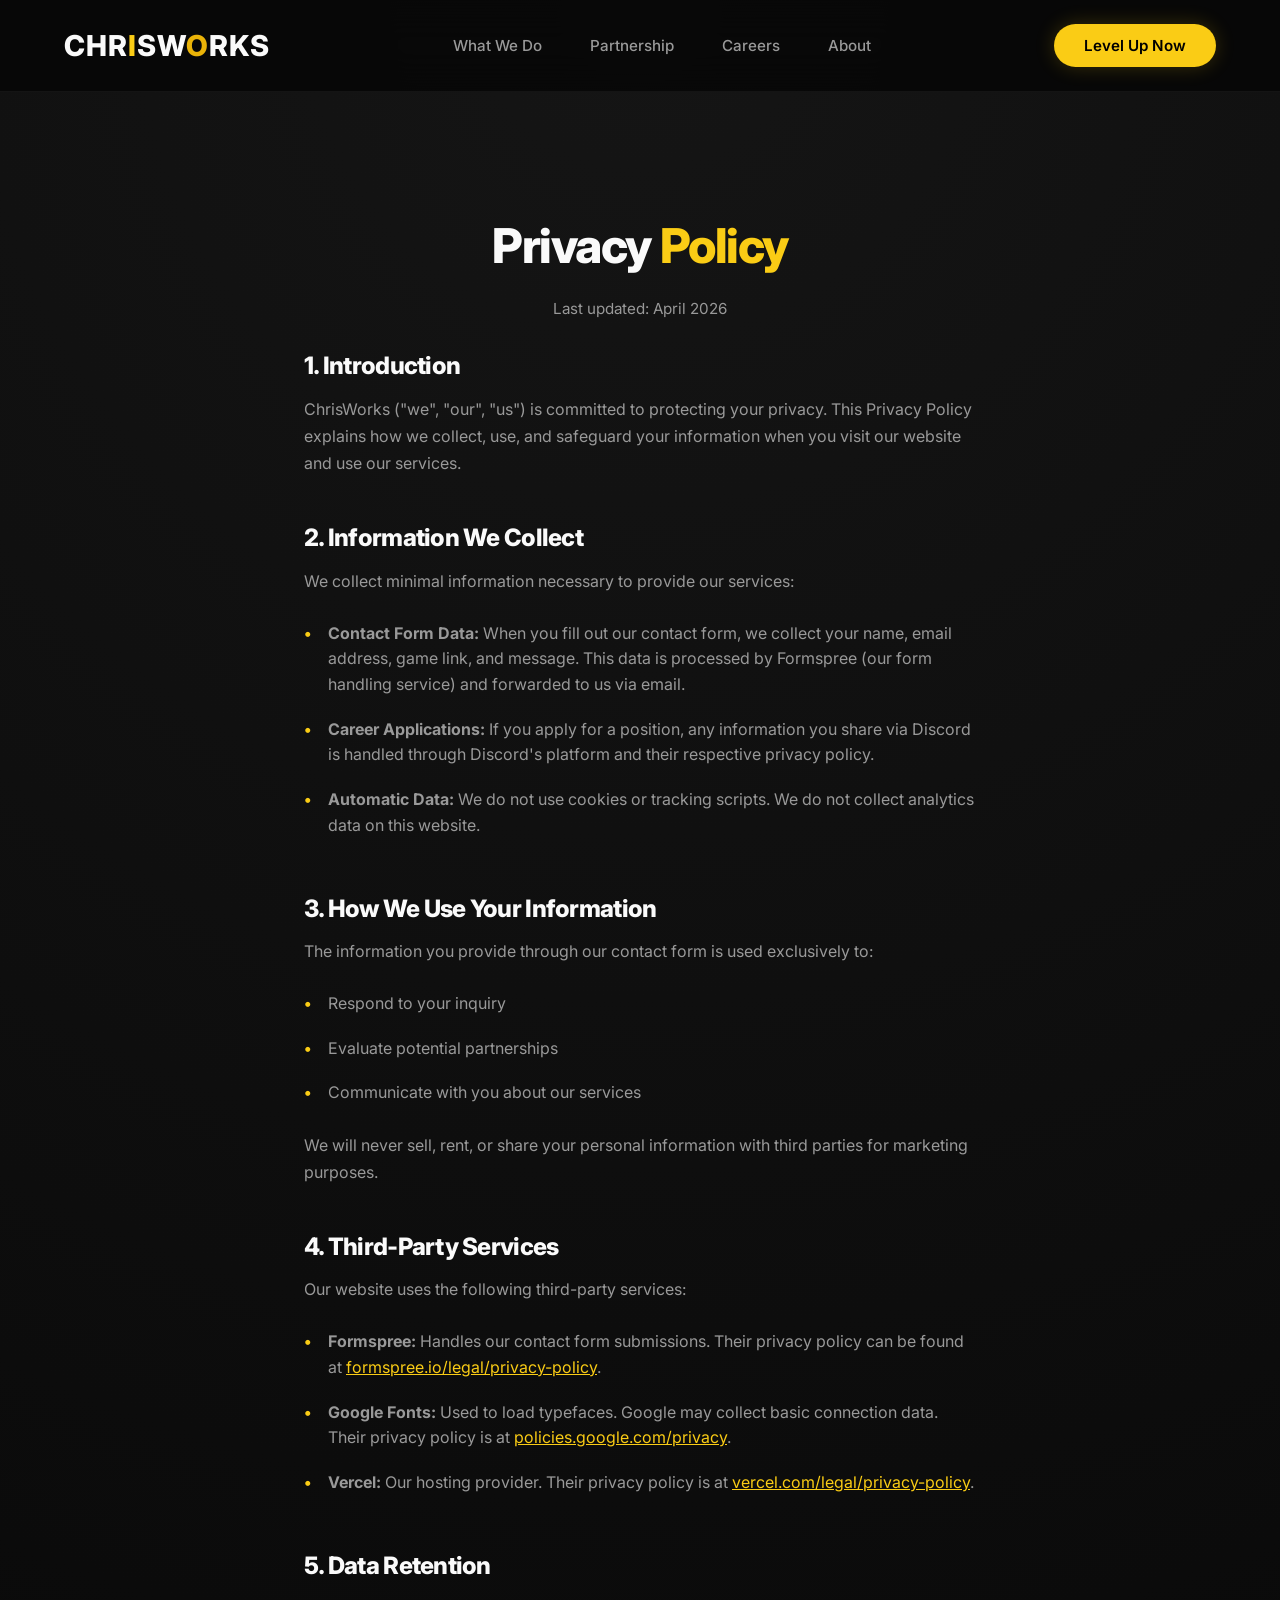
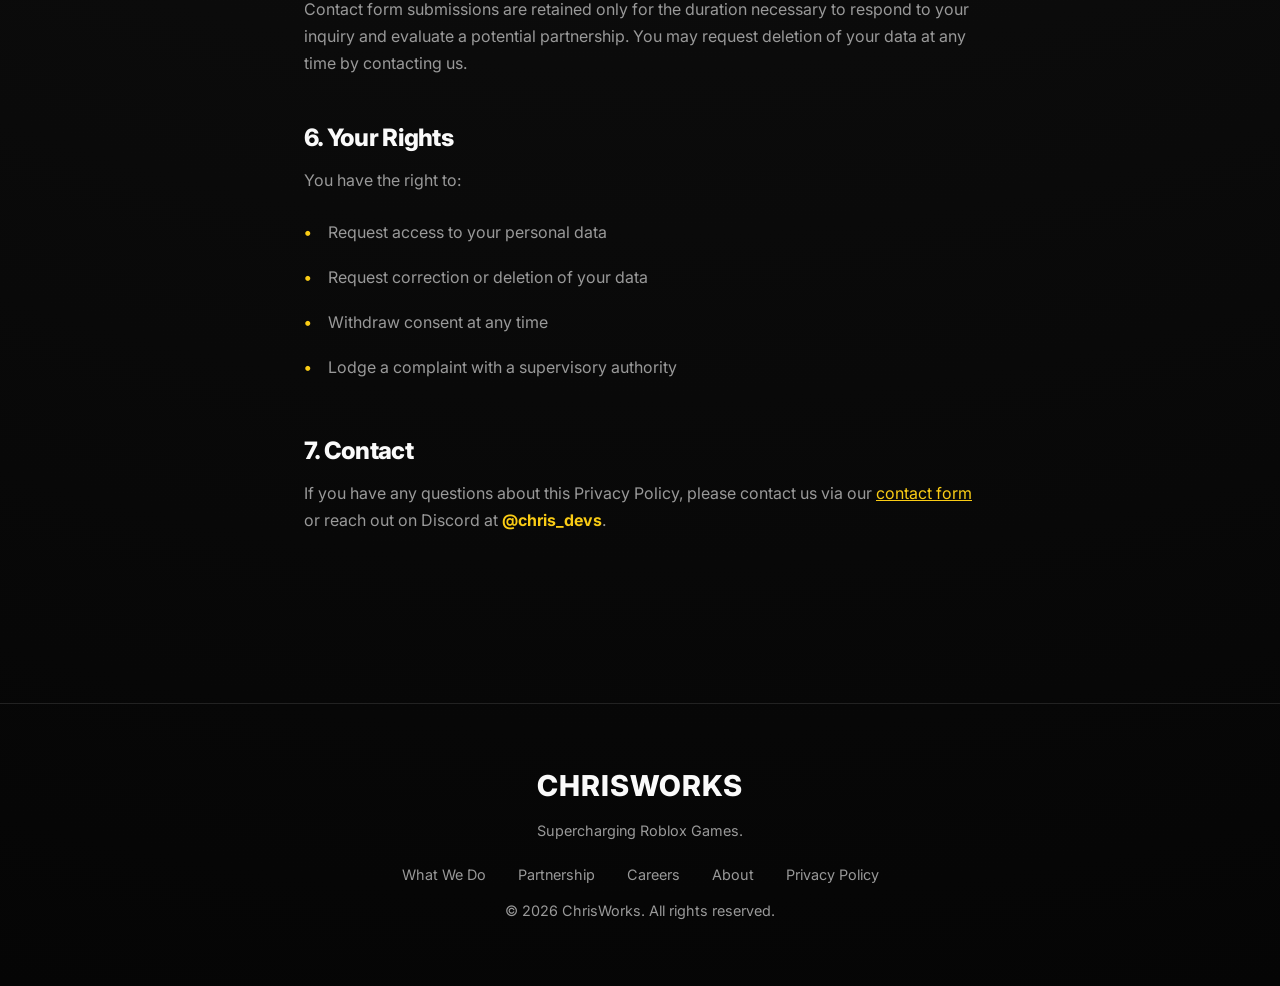
<file: privacy.html>
<!DOCTYPE html>
<html lang="en">
<head>
    <meta charset="UTF-8">
    <meta name="viewport" content="width=device-width, initial-scale=1.0">
    <title>Privacy Policy | ChrisWorks</title>
    <link rel="icon" type="image/svg+xml" href="favicon.svg?v=2">
    <meta name="description" content="ChrisWorks Privacy Policy — how we collect, use, and protect your data.">
    <link rel="preconnect" href="https://fonts.googleapis.com">
    <link rel="preconnect" href="https://fonts.gstatic.com" crossorigin>
    <link href="https://fonts.googleapis.com/css2?family=Fredoka:wght@500;700&family=Inter:wght@400;600;800&display=swap" rel="stylesheet">
    <link rel="stylesheet" href="styles.css">
</head>
<body>

    <nav class="navbar">
        <div class="logo">
            <a href="index.html" style="text-decoration:none;">
                <span class="logo-text">CHR<span class="logo-i">i</span>SW<span class="logo-o">O</span>RKS</span>
            </a>
        </div>
        <div class="nav-links">
            <a href="services.html" class="nav-link">What We Do</a>
            <a href="partnership.html" class="nav-link">Partnership</a>
            <a href="careers.html" class="nav-link">Careers</a>
            <a href="about.html" class="nav-link">About</a>
        </div>
        <a href="index.html#contact" class="btn primary-btn nav-cta magnetic">Level Up Now</a>
        <button class="hamburger" id="hamburger-btn" aria-label="Open menu">
            <span></span>
            <span></span>
            <span></span>
        </button>
    </nav>

    <div class="mobile-nav-overlay" id="mobile-nav">
        <div class="mobile-nav-content">
            <a href="services.html" class="mobile-nav-link">What We Do</a>
            <a href="partnership.html" class="mobile-nav-link">Partnership</a>
            <a href="careers.html" class="mobile-nav-link">Careers</a>
            <a href="about.html" class="mobile-nav-link">About</a>
            <a href="index.html#contact" class="btn primary-btn large mobile-nav-cta">Level Up Now</a>
        </div>
    </div>

    <main>
        <section class="page-hero section-padding text-center">
            <div class="section-header">
                <h1 style="font-size: clamp(2rem, 4vw, 3rem); margin-bottom: 1.5rem;">Privacy <span class="highlight">Policy</span></h1>
                <p style="max-width: 600px; margin-inline: auto; font-size: 0.95rem;">Last updated: April 2026</p>
            </div>
        </section>

        <section class="legal-content section-padding" style="padding-top: 0;">
            <div class="legal-block">
                <h2>1. Introduction</h2>
                <p>ChrisWorks ("we", "our", "us") is committed to protecting your privacy. This Privacy Policy explains how we collect, use, and safeguard your information when you visit our website and use our services.</p>
            </div>

            <div class="legal-block">
                <h2>2. Information We Collect</h2>
                <p>We collect minimal information necessary to provide our services:</p>
                <ul>
                    <li><strong>Contact Form Data:</strong> When you fill out our contact form, we collect your name, email address, game link, and message. This data is processed by Formspree (our form handling service) and forwarded to us via email.</li>
                    <li><strong>Career Applications:</strong> If you apply for a position, any information you share via Discord is handled through Discord's platform and their respective privacy policy.</li>
                    <li><strong>Automatic Data:</strong> We do not use cookies or tracking scripts. We do not collect analytics data on this website.</li>
                </ul>
            </div>

            <div class="legal-block">
                <h2>3. How We Use Your Information</h2>
                <p>The information you provide through our contact form is used exclusively to:</p>
                <ul>
                    <li>Respond to your inquiry</li>
                    <li>Evaluate potential partnerships</li>
                    <li>Communicate with you about our services</li>
                </ul>
                <p>We will never sell, rent, or share your personal information with third parties for marketing purposes.</p>
            </div>

            <div class="legal-block">
                <h2>4. Third-Party Services</h2>
                <p>Our website uses the following third-party services:</p>
                <ul>
                    <li><strong>Formspree:</strong> Handles our contact form submissions. Their privacy policy can be found at <a href="https://formspree.io/legal/privacy-policy" target="_blank" style="color: var(--primary);">formspree.io/legal/privacy-policy</a>.</li>
                    <li><strong>Google Fonts:</strong> Used to load typefaces. Google may collect basic connection data. Their privacy policy is at <a href="https://policies.google.com/privacy" target="_blank" style="color: var(--primary);">policies.google.com/privacy</a>.</li>
                    <li><strong>Vercel:</strong> Our hosting provider. Their privacy policy is at <a href="https://vercel.com/legal/privacy-policy" target="_blank" style="color: var(--primary);">vercel.com/legal/privacy-policy</a>.</li>
                </ul>
            </div>

            <div class="legal-block">
                <h2>5. Data Retention</h2>
                <p>Contact form submissions are retained only for the duration necessary to respond to your inquiry and evaluate a potential partnership. You may request deletion of your data at any time by contacting us.</p>
            </div>

            <div class="legal-block">
                <h2>6. Your Rights</h2>
                <p>You have the right to:</p>
                <ul>
                    <li>Request access to your personal data</li>
                    <li>Request correction or deletion of your data</li>
                    <li>Withdraw consent at any time</li>
                    <li>Lodge a complaint with a supervisory authority</li>
                </ul>
            </div>

            <div class="legal-block">
                <h2>7. Contact</h2>
                <p>If you have any questions about this Privacy Policy, please contact us via our <a href="index.html#contact" style="color: var(--primary);">contact form</a> or reach out on Discord at <strong style="color: var(--primary);">@chris_devs</strong>.</p>
            </div>
        </section>
    </main>

    <footer>
        <div class="footer-content">
            <div class="logo">
                <a href="index.html" style="text-decoration:none;">
                    <span class="logo-text text-white">CHRISWORKS</span>
                </a>
            </div>
            <p>Supercharging Roblox Games.</p>
            <div class="footer-links">
                <a href="services.html">What We Do</a>
                <a href="partnership.html">Partnership</a>
                <a href="careers.html">Careers</a>
                <a href="about.html">About</a>
                <a href="privacy.html">Privacy Policy</a>
            </div>
            <p class="copyright">© 2026 ChrisWorks. All rights reserved.</p>
        </div>
    </footer>

    <script src="script.js"></script>
</body>
</html>
</file>
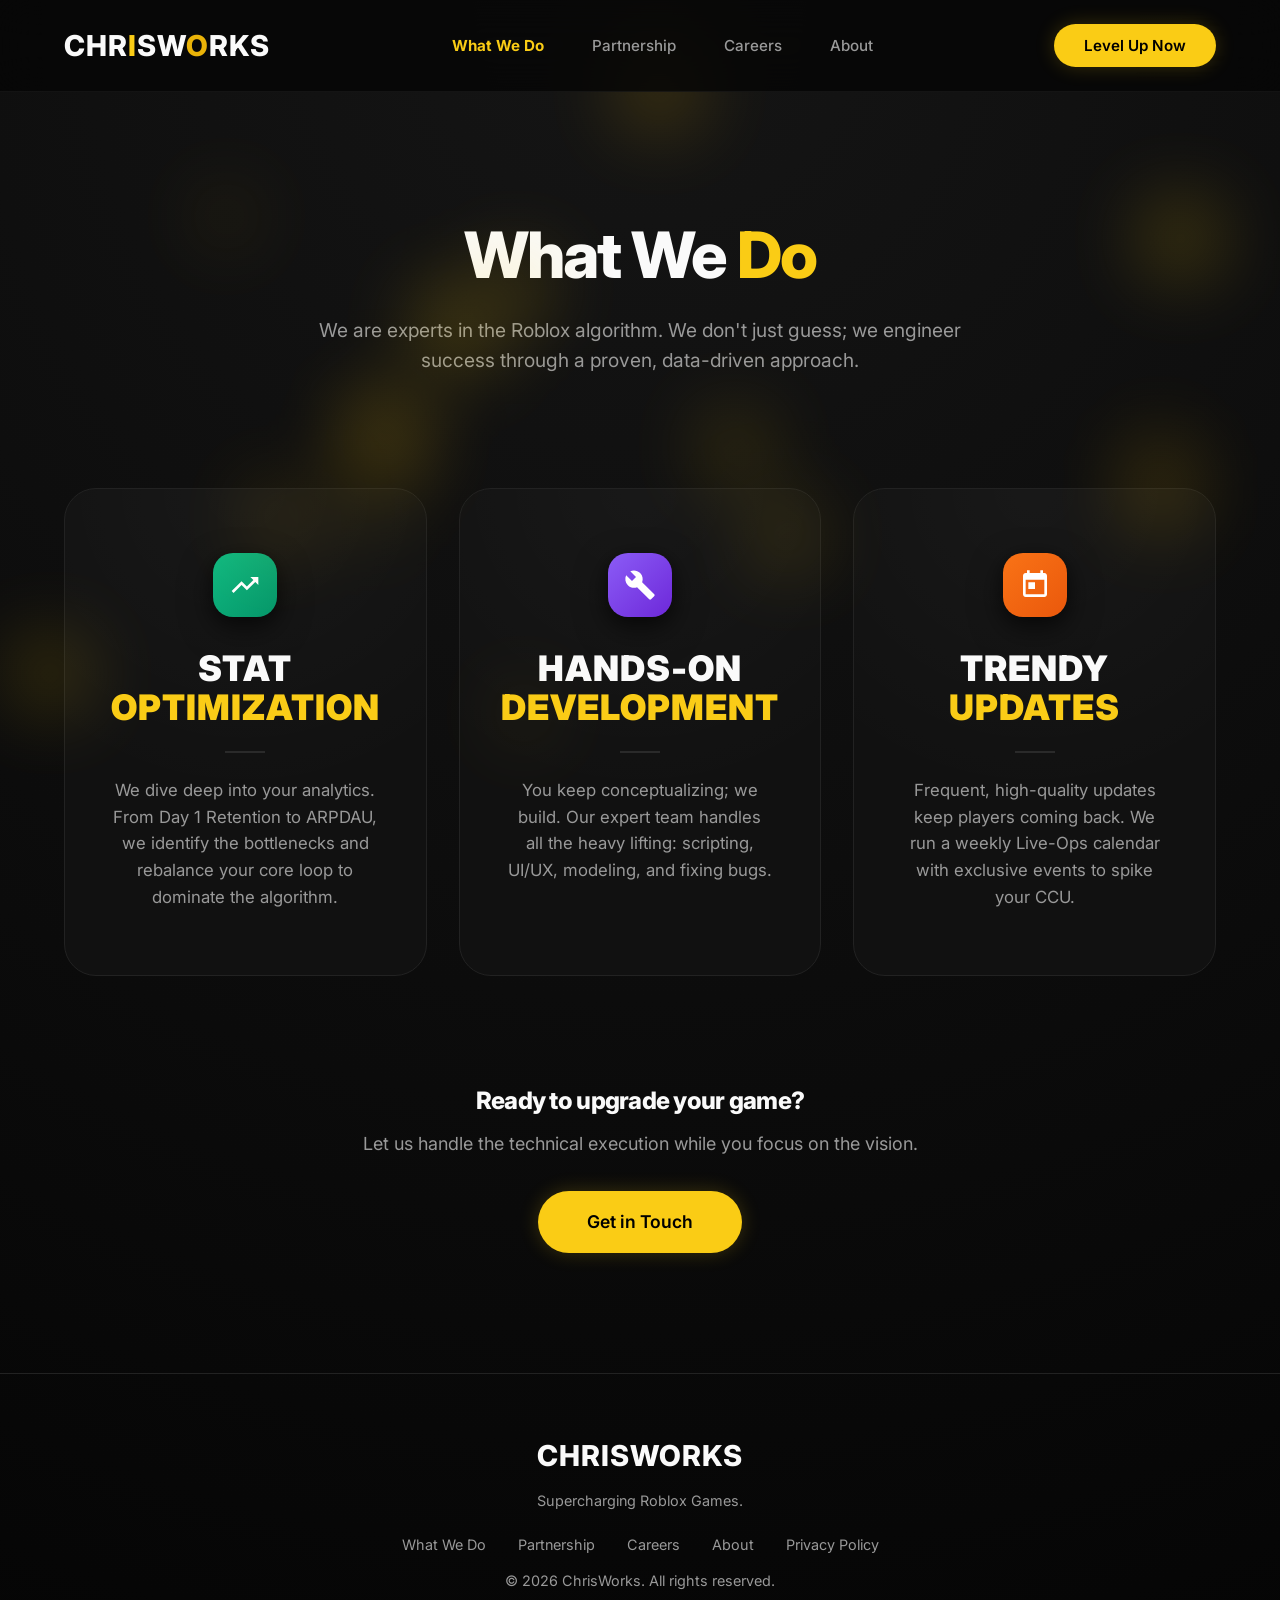
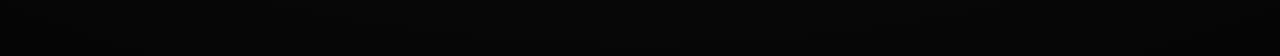
<file: services.html>
<!DOCTYPE html>
<html lang="en">
<head>
    <meta charset="UTF-8">
    <meta name="viewport" content="width=device-width, initial-scale=1.0">
    <title>Services | ChrisWorks</title>
    <link rel="icon" type="image/svg+xml" href="favicon.svg?v=2">
    <meta name="description" content="Discover how ChrisWorks supercharges Roblox games through stat optimization, consistent updates, and expert development.">
    <!-- Google Fonts -->
    <link rel="preconnect" href="https://fonts.googleapis.com">
    <link rel="preconnect" href="https://fonts.gstatic.com" crossorigin>
    <link href="https://fonts.googleapis.com/css2?family=Fredoka:wght@500;700&family=Inter:wght@400;600;800&display=swap" rel="stylesheet">
    <!-- Styles -->
    <link rel="stylesheet" href="styles.css">
</head>
<body>

    <div class="floating-shapes" id="shapes-container"></div>

    <nav class="navbar">
        <div class="logo">
            <a href="index.html" style="text-decoration:none;">
                <span class="logo-text">CHR<span class="logo-i">i</span>SW<span class="logo-o">O</span>RKS</span>
            </a>
        </div>
        <div class="nav-links">
            <a href="services.html" class="nav-link active">What We Do</a>
            <a href="partnership.html" class="nav-link">Partnership</a>
            <a href="careers.html" class="nav-link">Careers</a>
            <a href="about.html" class="nav-link">About</a>
        </div>
        <a href="index.html#contact" class="btn primary-btn nav-cta magnetic">Level Up Now</a>
        <button class="hamburger" id="hamburger-btn" aria-label="Open menu">
            <span></span>
            <span></span>
            <span></span>
        </button>
    </nav>

    <!-- Mobile Nav Overlay -->
    <div class="mobile-nav-overlay" id="mobile-nav">
        <div class="mobile-nav-content">
            <a href="services.html" class="mobile-nav-link active">What We Do</a>
            <a href="partnership.html" class="mobile-nav-link">Partnership</a>
            <a href="careers.html" class="mobile-nav-link">Careers</a>
            <a href="about.html" class="mobile-nav-link">About</a>
            <a href="index.html#contact" class="btn primary-btn large mobile-nav-cta">Level Up Now</a>
        </div>
    </div>

    <main>
        <section class="page-hero section-padding text-center">
            <div class="section-header">
                <h1 style="font-size: clamp(2.5rem, 5vw, 4rem); margin-bottom: 1.5rem;">What We <span class="highlight">Do</span></h1>
                <p style="max-width: 650px; margin-inline: auto;">We are experts in the Roblox algorithm. We don't just guess; we engineer success through a proven, data-driven approach.</p>
            </div>
        </section>

        <!-- ============ 2. WHY TRUST US ============ -->
        <section class="services section-padding" id="what-we-do" style="padding-top: 0;">
            <div class="grid-3">
                <div class="service-card reveal">
                    <div class="service-icon">
                        <div class="styled-icon icon-green">
                            <svg xmlns="http://www.w3.org/2000/svg" width="32" height="32" viewBox="0 0 24 24" fill="currentColor"><path d="M16 6l2.29 2.29-4.88 4.88-4-4L2 16.59 3.41 18l6-6 4 4 6.3-6.29L22 12V6z"/></svg>
                        </div>
                    </div>
                    <h3>STAT<br><span class="highlight-primary">OPTIMIZATION</span></h3>
                    <div class="card-divider"></div>
                    <p>We dive deep into your analytics. From Day 1 Retention to ARPDAU, we identify the bottlenecks and rebalance your core loop to dominate the algorithm.</p>
                </div>
                <div class="service-card reveal">
                    <div class="service-icon">
                        <div class="styled-icon icon-purple">
                            <svg xmlns="http://www.w3.org/2000/svg" width="32" height="32" viewBox="0 0 24 24" fill="currentColor"><path d="M22.7 19l-9.1-9.1c.9-2.3.4-5-1.5-6.9-2-2-5-2.4-7.4-1.3L9 6 6 9 1.6 4.7C.5 7.1.9 10.1 2.9 12.1c1.9 1.9 4.6 2.4 6.9 1.5l9.1 9.1c.4.4 1 .4 1.4 0l2.3-2.3c.5-.4.5-1.1.1-1.4z"/></svg>
                        </div>
                    </div>
                    <h3>HANDS-ON<br><span class="highlight-primary">DEVELOPMENT</span></h3>
                    <div class="card-divider"></div>
                    <p>You keep conceptualizing; we build. Our expert team handles all the heavy lifting: scripting, UI/UX, modeling, and fixing bugs.</p>
                </div>
                <div class="service-card reveal">
                    <div class="service-icon">
                        <div class="styled-icon icon-orange">
                            <svg xmlns="http://www.w3.org/2000/svg" width="32" height="32" viewBox="0 0 24 24" fill="currentColor"><path d="M19 3h-1V1h-2v2H8V1H6v2H5c-1.11 0-1.99.9-1.99 2L3 19c0 1.1.89 2 2 2h14c1.1 0 2-.9 2-2V5c0-1.1-.9-2-2-2zm0 16H5V8h14v11zM7 10h5v5H7z"/></svg>
                        </div>
                    </div>
                    <h3>TRENDY<br><span class="highlight-primary">UPDATES</span></h3>
                    <div class="card-divider"></div>
                    <p>Frequent, high-quality updates keep players coming back. We run a weekly Live-Ops calendar with exclusive events to spike your CCU.</p>
                </div>
            </div>
        </section>
        
        <!-- CTA -->
        <section class="section-padding text-center">
            <h2 style="margin-bottom: 1rem;">Ready to upgrade your game?</h2>
            <p style="color: var(--text-muted); margin-bottom: 2rem;">Let us handle the technical execution while you focus on the vision.</p>
            <a href="index.html#contact" class="btn primary-btn large magnetic">Get in Touch</a>
        </section>
    </main>

    <footer>
        <div class="footer-content">
            <div class="logo">
                <a href="index.html" style="text-decoration:none;">
                    <span class="logo-text text-white">CHRISWORKS</span>
                </a>
            </div>
            <p>Supercharging Roblox Games.</p>
            <div class="footer-links">
                <a href="services.html">What We Do</a>
                <a href="partnership.html">Partnership</a>
                <a href="careers.html">Careers</a>
                <a href="about.html">About</a>
                <a href="privacy.html">Privacy Policy</a>
            </div>
            <p class="copyright">© 2026 ChrisWorks. All rights reserved.</p>
        </div>
    </footer>

    <script src="script.js"></script>
</body>
</html>
</file>
<file: styles.css>
:root {
    --bg-main: #050505;
    --bg-gradient: radial-gradient(circle at top, #151515 0%, #050505 100%);
    --card-bg: #111111;
    --card-border: #222222;
    --card-hover: #181818;
    
    --primary: #FACC15; 
    --accent-orange: #EAB308; 
    --accent-blue: #FACC15; 
    
    --text-main: #FAFAFA;
    --text-muted: #999999;
    
    --border-radius-large: 32px;
    --border-radius-btn: 50px;
    
    --font-heading: 'Inter', sans-serif;
    --font-body: 'Inter', sans-serif;
}

* {
    margin: 0;
    padding: 0;
    box-sizing: border-box;
}

html {
    scroll-behavior: smooth;
}

body {
    font-family: var(--font-body);
    background: var(--bg-gradient);
    background-color: var(--bg-main);
    color: var(--text-main);
    overflow-x: hidden;
    min-height: 100vh;
}


h1, h2, h3, h4 {
    font-family: var(--font-heading);
    font-weight: 800;
    line-height: 1.1;
    letter-spacing: -0.03em;
}

p {
    font-size: 1.125rem;
    line-height: 1.6;
    color: var(--text-muted);
}

.text-center { text-align: center; }


.logo-text {
    font-size: 1.8rem;
    font-weight: 800;
    letter-spacing: 1px;
    color: var(--text-main);
    text-transform: uppercase;
    display: inline-block;
}

.logo-text.text-white {
    color: var(--text-main);
}

.logo-i {
    color: var(--primary);
}

.logo-o {
    color: var(--accent-orange);
}


.btn {
    display: inline-block;
    padding: 0.8rem 2rem;
    font-family: var(--font-heading);
    font-size: 1rem;
    font-weight: 600;
    text-decoration: none;
    border-radius: var(--border-radius-btn);
    transition: all 0.3s cubic-bezier(0.175, 0.885, 0.32, 1.275);
    cursor: pointer;
    text-align: center;
    backdrop-filter: blur(10px);
}

.primary-btn {
    background-color: var(--primary);
    color: #000;
    border: 1px solid rgba(250, 204, 21, 0.5);
    box-shadow: 0 0 20px rgba(250, 204, 21, 0.2);
}

.primary-btn:hover {
    background-color: #fce77a; 
    box-shadow: 0 0 30px rgba(250, 204, 21, 0.5);
    transform: translateY(-2px);
}

.secondary-btn {
    background-color: rgba(255, 255, 255, 0.05);
    color: var(--text-main);
    border: 1px solid rgba(255, 255, 255, 0.1);
}

.secondary-btn:hover {
    background-color: rgba(255, 255, 255, 0.1);
    transform: translateY(-2px);
}

.btn.large {
    padding: 1.2rem 3rem;
    font-size: 1.1rem;
}


.navbar {
    display: flex;
    justify-content: space-between;
    align-items: center;
    padding: 1.5rem 5%;
    background-color: rgba(5, 5, 5, 0.8);
    backdrop-filter: blur(20px);
    border-bottom: 1px solid rgba(255, 255, 255, 0.05);
    position: sticky;
    top: 0;
    z-index: 100;
}

.nav-links {
    display: flex;
    align-items: center;
    gap: 3rem;
}

.nav-link {
    text-decoration: none;
    color: var(--text-muted);
    font-weight: 500;
    font-size: 0.95rem;
    transition: color 0.3s;
}

.nav-link:hover {
    color: var(--text-main);
}

.nav-link.active, .mobile-nav-link.active {
    color: var(--primary) !important;
    font-weight: 700;
}


.section-padding {
    padding: 3.5rem 5%;
}

.section-header p {
    margin-top: 1rem;
    font-size: 1.2rem;
    max-width: 600px;
    margin-inline: auto;
}

.highlight {
    color: var(--primary);
    position: relative;
    display: inline-block;
}


.hero {
    display: flex;
    align-items: center;
    justify-content: space-between;
    padding: 8rem 5%;
    min-height: 90vh;
    position: relative;
    overflow: hidden;
}


.hero::before {
    content: '';
    position: absolute;
    top: 20%;
    right: 10%;
    width: 50vw;
    height: 50vw;
    background: radial-gradient(circle, rgba(250, 204, 21, 0.05) 0%, transparent 70%);
    border-radius: 50%;
    z-index: 0;
    pointer-events: none;
}

.hero-content {
    flex: 1;
    max-width: 700px;
    position: relative;
    z-index: 2;
}

.trusted-badge {
    display: inline-block;
    padding: 0.5rem 1.2rem;
    background-color: rgba(255, 255, 255, 0.05);
    border: 1px solid rgba(255, 255, 255, 0.1);
    color: var(--text-muted);
    border-radius: 50px;
    font-size: 0.9rem;
    font-weight: 600;
    margin-bottom: 2rem;
    backdrop-filter: blur(10px);
}

.animate-pop {
    animation: fadeUp 1s ease forwards;
}

@keyframes fadeUp {
    0% { transform: translateY(20px); opacity: 0; }
    100% { transform: translateY(0); opacity: 1; }
}

@keyframes scanline {
    0% { transform: translateY(-100%); }
    100% { transform: translateY(100vh); }
}


.careers-wrapper {
    max-width: 1000px;
    margin: 0 auto;
    width: 100%;
}

.careers-filters {
    display: flex;
    justify-content: space-between;
    align-items: center;
    border-bottom: 1px solid rgba(255, 255, 255, 0.05);
    padding-bottom: 1.5rem;
    margin-bottom: 2rem;
    flex-wrap: wrap;
    gap: 1rem;
}

.filter-group {
    display: flex;
    gap: 0.8rem;
    flex-wrap: wrap;
}

.filter-btn {
    background: rgba(255, 255, 255, 0.03);
    border: 1px solid rgba(255, 255, 255, 0.1);
    color: var(--text-color);
    padding: 0.6rem 1.2rem;
    border-radius: 50px;
    cursor: pointer;
    font-size: 0.85rem;
    font-weight: 500;
    transition: all 0.3s ease;
}

.filter-btn:hover {
    background: rgba(255, 255, 255, 0.08);
}

.filter-btn.active {
    background: var(--primary);
    color: var(--bg-color);
    border-color: var(--primary);
    font-weight: 700;
}

.open-positions {
    font-size: 0.85rem;
    color: rgba(255, 255, 255, 0.4);
}

.careers-list {
    display: flex;
    flex-direction: column;
    gap: 1rem;
}

.career-card {
    background: rgba(255, 255, 255, 0.02);
    border: 1px solid rgba(255, 255, 255, 0.05);
    border-radius: 12px;
    padding: 1.5rem 2rem;
    display: flex;
    justify-content: space-between;
    align-items: center;
    transition: all 0.3s ease;
    gap: 2rem;
}

.career-card:hover {
    background: rgba(255, 255, 255, 0.04);
    border-color: rgba(250, 204, 21, 0.3); 
    transform: translateY(-2px);
}

.career-info {
    flex: 1;
}

.career-tags {
    display: flex;
    gap: 0.6rem;
    margin-bottom: 0.8rem;
    align-items: center;
}

.tag {
    font-size: 0.65rem;
    font-weight: 800;
    text-transform: uppercase;
    letter-spacing: 1px;
    padding: 0.2rem 0.6rem;
    border-radius: 4px;
}

.tag.management { background: rgba(250, 204, 21, 0.1); color: var(--primary); }
.tag.development { background: rgba(59, 130, 246, 0.1); color: #60A5FA; }
.tag.design { background: rgba(236, 72, 153, 0.1); color: #F472B6; }
.tag.audio { background: rgba(16, 185, 129, 0.1); color: #34D399; }

.tag-hollow {
    font-size: 0.75rem;
    color: rgba(255, 255, 255, 0.5);
    display: flex;
    align-items: center;
    gap: 0.3rem;
}

.career-info h3 {
    font-size: 1.3rem;
    margin-bottom: 0.4rem;
    color: var(--text-color);
}

.career-info p {
    font-size: 0.9rem;
    color: rgba(255, 255, 255, 0.5);
    margin: 0;
    line-height: 1.5;
}

.career-action {
    display: flex;
    flex-direction: column;
    align-items: flex-end;
    gap: 1rem;
}

.compensation {
    font-size: 0.85rem;
    font-weight: 700;
    color: var(--primary);
}

.action-btn {
    width: 32px;
    height: 32px;
    border-radius: 50%;
    background: rgba(255, 255, 255, 0.05);
    display: flex;
    align-items: center;
    justify-content: center;
    font-size: 0.9rem;
    color: rgba(255, 255, 255, 0.6);
    cursor: pointer;
    transition: all 0.2s ease;
}

.career-card:hover .action-btn {
    background: var(--primary);
    color: var(--bg-color);
}


@media (max-width: 768px) {
    .careers-filters {
        flex-direction: column;
        align-items: flex-start;
    }
    .career-card {
        flex-direction: column;
        align-items: flex-start;
        gap: 1.5rem;
    }
    
    .career-action {
        width: 100%;
        flex-direction: row;
        justify-content: space-between;
        align-items: center;
    }
}

.hero-title {
    font-size: clamp(3.5rem, 7vw, 6.5rem);
    text-transform: uppercase;
    color: var(--text-main);
    margin-bottom: 2rem;
}



.hero-subtitle {
    font-size: 1.2rem;
    margin-bottom: 3rem;
    font-weight: 400;
    color: var(--text-muted);
    max-width: 550px;
}

.hero-cta {
    display: flex;
    gap: 1.5rem;
    flex-wrap: wrap;
}


.hero-visual {
    flex: 1;
    display: flex;
    justify-content: center;
    align-items: center;
    position: relative;
    perspective: 1000px;
    z-index: 2;
}

.card-stack {
    position: relative;
    width: 300px;
    height: 320px;
}

.visual-card {
    position: absolute;
    width: 100%;
    height: 100%;
    background: var(--card-bg);
    border: 1px solid var(--card-border);
    border-radius: 20px;
    padding: 3rem;
    box-shadow: 0 10px 40px rgba(0, 0, 0, 0.8);
    transition: all 0.5s cubic-bezier(0.175, 0.885, 0.32, 1.275), box-shadow 0.5s;
    cursor: pointer;
    backdrop-filter: blur(20px);
}

.visual-card:hover {
    transform: translateZ(50px) translateY(-10px) !important;
    border-color: rgba(255, 255, 255, 0.15);
    box-shadow: 0 0 40px rgba(250, 204, 21, 0.15);
}

.card-header {
    font-size: 0.85rem;
    color: var(--text-muted);
    margin-bottom: 2.5rem;
    text-transform: uppercase;
    letter-spacing: 3px;
    font-weight: 600;
}

.card-arrow {
    font-size: 3rem;
    font-weight: 900;
    color: var(--primary);
    line-height: 1;
    margin-bottom: 0.5rem;
}

.card-stat {
    font-size: 4.5rem;
    font-weight: 900;
    color: var(--primary);
    line-height: 0.9;
    letter-spacing: -2px;
}

.card-1 { 
    transform: translate(-150px, -40px) rotate(-6deg); 
    z-index: 1; 
    opacity: 0.5; 
    pointer-events: none; 
}
.card-2 { 
    transform: translate(-75px, -20px) rotate(-3deg); 
    z-index: 2; 
    opacity: 0.8; 
    pointer-events: none; 
}
.card-3 { 
    transform: translate(0px, 0px) rotate(0deg); 
    z-index: 3; 
    opacity: 1; 
    border-color: rgba(250, 204, 21, 0.4); 
    box-shadow: 0 0 50px rgba(250, 204, 21, 0.15); 
}


.card-stack:hover .card-1 { transform: translate(-155px, -45px) rotate(-7deg); }
.card-stack:hover .card-2 { transform: translate(-80px, -25px) rotate(-4deg); }
.card-stack:hover .card-3 { transform: translate(0px, -5px); box-shadow: 0 0 70px rgba(250, 204, 21, 0.25); }



.grid-2 {
    display: grid;
    grid-template-columns: repeat(auto-fit, minmax(400px, 1fr));
    gap: 2rem;
    margin-top: 5rem;
}
.grid-3 {
    display: grid;
    grid-template-columns: repeat(auto-fit, minmax(260px, 1fr));
    gap: 2rem;
    margin-top: 5rem;
}

@media (min-width: 1024px) {
    .grid-3 {
        grid-template-columns: repeat(3, 1fr) !important;
    }
}


.service-card {
    background-color: var(--card-bg);
    border: 1px solid var(--card-border);
    border-radius: var(--border-radius-large);
    padding: 4rem 3rem;
    transition: all 0.4s ease;
    display: flex;
    flex-direction: column;
    align-items: center;
    text-align: center;
    position: relative;
    overflow: hidden;
}

.service-card::before {
    content: '';
    position: absolute;
    top: 0;
    left: 0;
    width: 100%;
    height: 100%;
    background: radial-gradient(circle at top, rgba(255,255,255,0.03) 0%, transparent 60%);
    pointer-events: none;
}

.service-card:hover {
    transform: translateY(-8px);
    border-color: rgba(255, 255, 255, 0.1);
    background-color: var(--card-hover);
}


.styled-icon {
    display: inline-flex;
    align-items: center;
    justify-content: center;
    width: 64px;
    height: 64px;
    border-radius: 20px;
    box-shadow: 0 4px 15px rgba(0, 0, 0, 0.3);
}

.service-icon {
    display: flex;
    justify-content: center;
    margin-bottom: 2rem;
    filter: drop-shadow(0 10px 15px rgba(0,0,0,0.5));
}

.badge-icon {
    display: inline-flex;
    align-items: center;
    justify-content: center;
    width: 20px;
    height: 20px;
    border-radius: 6px;
    margin-right: 8px;
}

.check-icon {
    display: inline-flex;
    align-items: center;
    justify-content: center;
    width: 20px;
    height: 20px;
    border-radius: 6px;
    background-color: #4ade80; 
    color: #000;
}

.btn-icon {
    display: inline-flex;
    align-items: center;
    justify-content: center;
    margin-left: 8px;
}

.flex-btn {
    display: inline-flex;
    align-items: center;
    justify-content: center;
}


.icon-green {
    background: linear-gradient(135deg, #10b981 0%, #059669 100%);
    color: white;
}

.icon-purple {
    background: linear-gradient(135deg, #8b5cf6 0%, #6d28d9 100%);
    color: white;
}

.icon-orange {
    background: linear-gradient(135deg, #f97316 0%, #ea580c 100%);
    color: white;
}

.icon-yellow {
    background: linear-gradient(135deg, #eab308 0%, #ca8a04 100%);
    color: #000;
}

.service-card h3 {
    font-size: 2.2rem;
    font-weight: 900;
    text-transform: uppercase;
    line-height: 1.1;
    letter-spacing: 1px;
}

.highlight-primary {
    color: var(--primary);
}

.card-divider {
    width: 40px;
    height: 2px;
    background-color: rgba(255, 255, 255, 0.1);
    margin: 1.5rem 0;
}

.service-card p {
    font-size: 1.05rem;
    line-height: 1.6;
    color: var(--text-muted);
}

.pricing-cards {
    display: flex;
    justify-content: center;
    gap: 2rem;
    margin-top: 5rem;
    flex-wrap: wrap;
}

.price-card {
    background-color: var(--card-bg);
    border: 1px solid var(--card-border);
    border-radius: var(--border-radius-large);
    padding: 3.5rem 2.5rem;
    width: 100%;
    max-width: 480px;
    position: relative;
    transition: all 0.4s ease;
}

.price-card:hover {
    transform: translateY(-8px);
    border-color: rgba(255, 255, 255, 0.15);
}

.price-badge {
    position: absolute;
    top: -15px;
    right: 30px;
    background-color: var(--primary);
    color: #000;
    font-size: 0.8rem;
    font-weight: 700;
    text-transform: uppercase;
    letter-spacing: 1px;
    padding: 0.5rem 1rem;
    border-radius: 50px;
}

.price-amount {
    font-size: 3rem;
    margin: 1.5rem 0 1rem 0;
    color: var(--text-main);
}

.features {
    list-style: none;
    margin: 2.5rem 0;
}

.features li {
    padding: 1rem 0;
    border-bottom: 1px solid rgba(255, 255, 255, 0.05);
    color: var(--text-muted);
    display: flex;
    align-items: center;
    gap: 10px;
}


.cta-box {
    background-color: var(--card-bg);
    border: 1px solid var(--card-border);
    border-radius: var(--border-radius-large);
    padding: 5rem 2rem;
    max-width: 800px;
    margin: 0 auto;
    position: relative;
    overflow: hidden;
}

.cta-box::before {
    content: '';
    position: absolute;
    top: -50%;
    left: -50%;
    width: 200%;
    height: 200%;
    background: radial-gradient(circle at center, rgba(250, 204, 21, 0.03) 0%, transparent 50%);
    pointer-events: none;
}

.cta-box h2 {
    font-size: 3.5rem;
    margin-bottom: 1.5rem;
}

.contact-form {
    display: flex;
    flex-direction: column;
    gap: 1rem;
    margin-top: 3rem;
    max-width: 500px;
    margin-inline: auto;
}

.contact-form input, .contact-form textarea {
    padding: 1.2rem;
    font-size: 1rem;
    font-family: var(--font-body);
    background-color: rgba(0, 0, 0, 0.5);
    color: var(--text-main);
    border: 1px solid var(--card-border);
    border-radius: 16px;
    outline: none;
    transition: border-color 0.3s, box-shadow 0.3s;
}

.contact-form input::placeholder, .contact-form textarea::placeholder {
    color: #555;
}

.contact-form input:focus, .contact-form textarea:focus {
    border-color: rgba(255, 255, 255, 0.2);
    box-shadow: 0 0 15px rgba(255, 255, 255, 0.02);
}


footer {
    padding: 4rem 5%;
    text-align: center;
    border-top: 1px solid var(--card-border);
    margin-top: 4rem;
}

footer p {
    color: var(--text-muted);
    margin-top: 1rem;
    font-size: 0.9rem;
}

.socials {
    margin: 2rem 0;
    display: flex;
    justify-content: center;
    gap: 2rem;
}

.socials a {
    color: var(--text-muted);
    text-decoration: none;
    font-size: 1rem;
    transition: color 0.3s;
}

.socials a:hover {
    color: var(--text-main);
}


.reveal {
    opacity: 0;
    transform: translateY(30px);
    transition: all 0.8s cubic-bezier(0.165, 0.84, 0.44, 1);
}

.reveal.active {
    opacity: 1;
    transform: translateY(0);
}


.floating-shapes {
    position: absolute;
    top: 0;
    left: 0;
    width: 100%;
    height: 100%;
    pointer-events: none;
    z-index: 1;
    overflow: hidden;
    opacity: 0.3;
}

.shape {
    position: absolute;
    background-size: contain;
    background-repeat: no-repeat;
    background-position: center;
    border-radius: 50%;
    filter: blur(40px);
    transition: transform 0.1s linear;
}

.shape-star {
    background-color: var(--primary);
}

.shape-circle {
    background-color: var(--accent-blue);
}

.shape-square {
    background-color: var(--accent-orange);
}


.trail-dot {
    position: fixed;
    width: 8px;
    height: 8px;
    background-color: var(--primary);
    border-radius: 50%;
    pointer-events: none;
    z-index: 9999;
    transform: translate(-50%, -50%);
    transition: opacity 0.4s, transform 0.4s;
    box-shadow: 0 0 10px var(--primary);
}

/* Chris Card Hover Effect - Stylish */
.chris-card .card-content {
    transition: all 0.4s cubic-bezier(0.175, 0.885, 0.32, 1.275);
    opacity: 1;
    transform: translateY(0) scale(1);
    filter: blur(0px);
    display: flex;
    flex-direction: column;
    align-items: center;
}

.chris-card:hover .card-content {
    opacity: 0;
    transform: translateY(20px) scale(0.9);
    filter: blur(5px);
}

.chris-card .discord-overlay {
    position: absolute;
    top: 0;
    left: 0;
    width: 100%;
    height: 100%;
    display: flex;
    flex-direction: column;
    align-items: center;
    justify-content: center;
    background-color: var(--primary);
    opacity: 0;
    cursor: pointer;
    border-radius: var(--border-radius-large);
    z-index: 10;
    transition: opacity 0.4s ease;
}

.chris-card:hover .discord-overlay {
    opacity: 1;
}

.chris-card .discord-overlay svg,
.chris-card .discord-overlay h3,
.chris-card .discord-overlay span {
    opacity: 0;
    transform: translateY(20px);
    transition: all 0.4s cubic-bezier(0.175, 0.885, 0.32, 1.275);
}

.chris-card:hover .discord-overlay svg {
    opacity: 1;
    transform: translateY(0);
    transition-delay: 0.05s;
}

.chris-card:hover .discord-overlay h3 {
    opacity: 1;
    transform: translateY(0);
    transition-delay: 0.1s;
}

.chris-card:hover .discord-overlay span {
    opacity: 1;
    transform: translateY(0);
    transition-delay: 0.15s;
}

/* Extra pop when already hovering inside */
.chris-card .discord-overlay:hover svg {
    transform: translateY(-5px) scale(1.1) rotate(-8deg);
    transition-delay: 0s;
}

@keyframes hintPulse {
    0%, 100% { opacity: 0.6; }
    50% { opacity: 1; }
}

/* ===========================
   HAMBURGER MENU BUTTON
   =========================== */
.hamburger {
    display: none;
    flex-direction: column;
    justify-content: center;
    gap: 5px;
    background: none;
    border: none;
    cursor: pointer;
    padding: 8px;
    z-index: 1001;
}

.hamburger span {
    display: block;
    width: 26px;
    height: 2.5px;
    background-color: var(--text-main);
    border-radius: 2px;
    transition: all 0.35s cubic-bezier(0.175, 0.885, 0.32, 1.275);
    transform-origin: center;
}

.hamburger.active span:nth-child(1) {
    transform: translateY(7.5px) rotate(45deg);
}
.hamburger.active span:nth-child(2) {
    opacity: 0;
    transform: scaleX(0);
}
.hamburger.active span:nth-child(3) {
    transform: translateY(-7.5px) rotate(-45deg);
}

/* ===========================
   MOBILE NAV OVERLAY
   =========================== */
.mobile-nav-overlay {
    position: fixed;
    top: 0;
    left: 0;
    width: 100%;
    height: 100%;
    background: rgba(5, 5, 5, 0.97);
    backdrop-filter: blur(30px);
    -webkit-backdrop-filter: blur(30px);
    z-index: 999;
    display: flex;
    align-items: center;
    justify-content: center;
    opacity: 0;
    pointer-events: none;
    transition: opacity 0.4s ease;
}

.mobile-nav-overlay.active {
    opacity: 1;
    pointer-events: all;
}

.mobile-nav-content {
    display: flex;
    flex-direction: column;
    align-items: center;
    gap: 2rem;
}

.mobile-nav-link {
    font-family: var(--font-heading);
    font-size: 2rem;
    font-weight: 800;
    text-decoration: none;
    color: var(--text-muted);
    text-transform: uppercase;
    letter-spacing: 2px;
    transition: all 0.3s ease;
    transform: translateY(20px);
    opacity: 0;
}

.mobile-nav-overlay.active .mobile-nav-link {
    transform: translateY(0);
    opacity: 1;
}

.mobile-nav-overlay.active .mobile-nav-link:nth-child(1) { transition-delay: 0.1s; }
.mobile-nav-overlay.active .mobile-nav-link:nth-child(2) { transition-delay: 0.15s; }
.mobile-nav-overlay.active .mobile-nav-link:nth-child(3) { transition-delay: 0.2s; }

.mobile-nav-link:hover,
.mobile-nav-link:active {
    color: var(--primary);
}

.mobile-nav-cta {
    margin-top: 1rem;
    transform: translateY(20px);
    opacity: 0;
    transition: all 0.3s ease;
}

.mobile-nav-overlay.active .mobile-nav-cta {
    transform: translateY(0);
    opacity: 1;
    transition-delay: 0.25s;
}

/* ===========================
   RESPONSIVE: TABLET (max 900px)
   =========================== */
@media (max-width: 900px) {
    .nav-links {
        display: none;
    }
    .hamburger {
        display: flex;
    }
    .hero {
        flex-direction: column;
        text-align: center;
        padding-top: 6rem;
    }
    .hero-content {
        max-width: 100%;
    }
    .hero-subtitle {
        max-width: 100%;
        margin-inline: auto;
    }
    .hero-cta {
        justify-content: center;
    }
    .hero-visual {
        margin-top: 4rem;
    }
    .hero-title {
        font-size: clamp(2.5rem, 6vw, 3.5rem);
    }
    .section-padding {
        padding: 2.5rem 5%;
    }
    .grid-3 {
        grid-template-columns: 1fr;
        gap: 1.5rem;
    }
    .grid-2 {
        grid-template-columns: 1fr;
    }
    .pricing-cards {
        flex-direction: column;
        align-items: center;
    }
    .price-card {
        max-width: 100%;
    }
    .cta-box h2 {
        font-size: 2.5rem;
    }
}

/* ===========================
   RESPONSIVE: PHONE (max 600px)
   =========================== */
@media (max-width: 600px) {
    .navbar {
        padding: 1rem 4%;
    }
    .logo-text {
        font-size: 1.4rem;
    }
    .section-padding {
        padding: 2.5rem 4%;
    }

    /* Hero */
    .hero {
        padding: 4rem 4%;
        padding-top: 5rem;
        min-height: auto;
    }
    .hero-title {
        font-size: clamp(2rem, 9vw, 3rem);
        margin-bottom: 1.5rem;
    }
    .hero-subtitle {
        font-size: 1rem;
        margin-bottom: 2rem;
    }
    .hero-cta {
        flex-direction: column;
        align-items: center;
        gap: 1rem;
    }
    .hero-cta .btn {
        width: 100%;
        max-width: 320px;
    }
    .btn.large {
        padding: 1rem 2rem;
        font-size: 1rem;
    }

    /* Hero Visual Cards */
    .hero-visual {
        margin-top: 3rem;
    }
    .card-stack {
        width: 220px;
        height: 240px;
        transform: scale(0.85);
    }
    .visual-card {
        padding: 2rem;
    }
    .card-header {
        font-size: 0.75rem;
        margin-bottom: 1.5rem;
        letter-spacing: 2px;
    }
    .card-arrow {
        font-size: 2rem;
    }
    .card-stat {
        font-size: 3rem;
    }

    /* Simulator / Dashboard iframe */
    .simulator-section iframe {
        height: 750px !important;
        max-width: 100% !important;
    }

    /* Section headers */
    .section-header h2,
    h2 {
        font-size: 1.8rem;
    }
    .section-header p {
        font-size: 1rem;
    }

    /* Service cards */
    .service-card {
        padding: 2.5rem 1.5rem;
        border-radius: 24px;
    }
    .service-card h3 {
        font-size: 1.6rem;
    }
    .service-card p {
        font-size: 0.95rem;
    }
    .styled-icon {
        width: 52px;
        height: 52px;
        border-radius: 16px;
    }
    .styled-icon svg {
        width: 24px;
        height: 24px;
    }

    /* Team cards */
    .grid-3[style*="margin-top: 4rem"] {
        margin-top: 2.5rem !important;
    }
    .service-card[style*="padding: 3rem 2rem"] {
        padding: 2rem 1.5rem !important;
    }

    /* Pricing */
    .pricing-cards {
        margin-top: 3rem;
    }
    .price-card {
        padding: 2.5rem 1.5rem;
        border-radius: 24px;
    }
    .price-amount {
        font-size: 2.2rem;
    }

    /* CTA / Contact */
    .cta-box {
        padding: 3rem 1.5rem;
        border-radius: 24px;
    }
    .cta-box h2 {
        font-size: 2rem;
    }
    .contact-form {
        margin-top: 2rem;
    }
    .contact-form input,
    .contact-form textarea {
        padding: 1rem;
        font-size: 0.95rem;
        border-radius: 12px;
    }

    /* Footer */
    footer {
        padding: 3rem 4%;
    }
    footer .nav-links {
        display: flex;
        flex-direction: column;
        gap: 1rem;
        margin-top: 1rem;
    }
    footer .nav-links a {
        color: var(--text-muted);
        text-decoration: none;
        font-size: 0.9rem;
    }

    /* Reduce floating shapes */
    .floating-shapes {
        opacity: 0.15;
    }

    /* Chris card */
    .chris-card .discord-overlay {
        border-radius: 24px;
    }

    /* Disable hover transforms on touch */
    .service-card:hover {
        transform: none;
    }
    .price-card:hover {
        transform: none;
    }

    /* Mobile nav links */
    .mobile-nav-link {
        font-size: 1.5rem;
    }
}

/* ===========================
   RESPONSIVE: SMALL PHONE (max 380px)
   =========================== */
@media (max-width: 380px) {
    .hero-title {
        font-size: 1.8rem;
    }
    .card-stack {
        transform: scale(0.7);
    }
    .logo-text {
        font-size: 1.2rem;
    }
    .section-header h2,
    h2 {
        font-size: 1.5rem;
    }
    .cta-box h2 {
        font-size: 1.6rem;
    }
    .mobile-nav-link {
        font-size: 1.3rem;
    }
}

/* ===========================
   NAV CTA BUTTON (separated)
   =========================== */
.nav-cta {
    padding: 0.7rem 1.8rem;
    font-size: 0.95rem;
    white-space: nowrap;
}

@media (max-width: 900px) {
    .nav-cta {
        display: none;
    }
}

.nav-link.active {
    color: var(--primary);
}

/* ===========================
   PAGE HERO (sub-pages)
   =========================== */
.page-hero {
    padding-top: 8rem;
    padding-bottom: 2rem;
}

/* ===========================
   RESULTS SECTION
   =========================== */
.results-grid {
    display: grid;
    grid-template-columns: repeat(auto-fit, minmax(250px, 1fr));
    gap: 2rem;
    margin-top: 4rem;
}

.result-card {
    background-color: var(--card-bg);
    border: 1px solid var(--card-border);
    border-radius: var(--border-radius-large);
    padding: 3rem 2rem;
    text-align: center;
    transition: all 0.4s ease;
    position: relative;
    overflow: hidden;
}

.result-card::before {
    content: '';
    position: absolute;
    top: 0;
    left: 0;
    width: 100%;
    height: 100%;
    background: radial-gradient(circle at top, rgba(250, 204, 21, 0.04) 0%, transparent 60%);
    pointer-events: none;
}

.result-card:hover {
    transform: translateY(-8px);
    border-color: rgba(250, 204, 21, 0.3);
    box-shadow: 0 0 40px rgba(250, 204, 21, 0.08);
}

.result-number {
    font-size: 3.5rem;
    font-weight: 900;
    color: var(--primary);
    line-height: 1;
    margin-bottom: 0.5rem;
    text-shadow: 0 0 30px rgba(250, 204, 21, 0.2);
}

.result-label {
    font-size: 1rem;
    font-weight: 700;
    text-transform: uppercase;
    letter-spacing: 2px;
    color: var(--text-main);
    margin-bottom: 1rem;
}

.result-card p {
    font-size: 0.95rem;
    line-height: 1.5;
    color: var(--text-muted);
}

/* ===========================
   FAQ SECTION
   =========================== */
.faq-list {
    max-width: 800px;
    margin: 4rem auto 0;
    display: flex;
    flex-direction: column;
    gap: 1.25rem;
}

.faq-item {
    background: rgba(255, 255, 255, 0.02);
    border: 1px solid rgba(255, 255, 255, 0.06);
    border-radius: 16px;
    overflow: hidden;
    transition: all 0.4s cubic-bezier(0.165, 0.84, 0.44, 1);
    position: relative;
}

.faq-item::before {
    content: '';
    position: absolute;
    top: 0;
    left: 0;
    width: 4px;
    height: 100%;
    background: var(--primary);
    transform: scaleY(0);
    transform-origin: center;
    transition: transform 0.4s cubic-bezier(0.165, 0.84, 0.44, 1);
}

.faq-item:hover {
    background: rgba(255, 255, 255, 0.04);
    border-color: rgba(255, 255, 255, 0.15);
    transform: translateY(-2px);
    box-shadow: 0 10px 30px rgba(0, 0, 0, 0.3);
}

.faq-item.faq-open {
    background: rgba(250, 204, 21, 0.05);
    border-color: rgba(250, 204, 21, 0.4);
    box-shadow: 0 10px 30px rgba(0, 0, 0, 0.3);
}

.faq-item.faq-open::before {
    transform: scaleY(1);
}

.faq-question {
    width: 100%;
    padding: 1.5rem 2rem;
    background: none;
    border: none;
    color: var(--text-main);
    font-family: var(--font-heading);
    font-size: 1.15rem;
    font-weight: 700;
    text-align: left;
    cursor: pointer;
    display: flex;
    justify-content: space-between;
    align-items: center;
    gap: 1.5rem;
    position: relative;
    z-index: 2;
    transition: color 0.3s ease, letter-spacing 0.3s ease;
}

.faq-item:hover .faq-question {
    color: var(--primary);
    letter-spacing: 0.2px;
}

.faq-item.faq-open .faq-question {
    color: var(--primary);
}

.faq-chevron {
    flex-shrink: 0;
    transition: transform 0.4s cubic-bezier(0.165, 0.84, 0.44, 1), color 0.3s ease, filter 0.3s ease;
    color: var(--text-muted);
}

.faq-item:hover .faq-chevron {
    color: var(--primary);
}

.faq-item.faq-open .faq-chevron {
    transform: rotate(180deg);
    color: var(--primary);
    filter: drop-shadow(0 0 5px rgba(250, 204, 21, 0.5));
}

.faq-answer {
    max-height: 0;
    overflow: hidden;
    transition: max-height 0.5s cubic-bezier(0.165, 0.84, 0.44, 1), padding 0.5s ease, opacity 0.5s ease;
    padding: 0 2rem;
    opacity: 0;
    position: relative;
    z-index: 1;
}

.faq-item.faq-open .faq-answer {
    max-height: 400px;
    padding: 0 2rem 1.8rem;
    opacity: 1;
}

.faq-answer p {
    font-size: 1.05rem;
    line-height: 1.7;
    color: #a3a3a3;
    margin: 0;
}

/* ===========================
   FORM REASSURANCE
   =========================== */
.form-reassurance {
    display: flex;
    justify-content: center;
    gap: 2rem;
    margin-top: 2rem;
    flex-wrap: wrap;
}

.form-reassurance span {
    font-size: 0.85rem;
    color: var(--text-muted);
    font-weight: 500;
    display: flex;
    align-items: center;
    gap: 0.4rem;
}

/* ===========================
   FOOTER LINKS (updated)
   =========================== */
.footer-links {
    display: flex;
    justify-content: center;
    gap: 2rem;
    margin-top: 1.5rem;
    flex-wrap: wrap;
}

.footer-links a {
    color: var(--text-muted);
    text-decoration: none;
    font-size: 0.9rem;
    transition: color 0.3s;
}

.footer-links a:hover {
    color: var(--primary);
}

/* ===========================
   CAREERS PAGE
   =========================== */
.careers-grid {
    display: grid;
    grid-template-columns: repeat(auto-fit, minmax(340px, 1fr));
    gap: 2rem;
}

.career-card-new {
    background-color: var(--card-bg);
    border: 1px solid var(--card-border);
    border-radius: var(--border-radius-large);
    padding: 2.5rem 2rem;
    transition: all 0.4s ease;
    display: flex;
    flex-direction: column;
    position: relative;
    overflow: hidden;
}

.career-card-new::before {
    content: '';
    position: absolute;
    top: 0; left: 0; width: 100%; height: 100%;
    background: radial-gradient(circle at top left, rgba(255,255,255,0.02) 0%, transparent 60%);
    pointer-events: none;
}

.career-card-new:hover {
    transform: translateY(-6px);
    border-color: rgba(255, 255, 255, 0.12);
    background-color: var(--card-hover);
}

.career-card-icon {
    margin-bottom: 1.5rem;
}

.career-card-new h3 {
    font-size: 1.4rem;
    font-weight: 800;
    margin-bottom: 1rem;
    color: var(--text-main);
    line-height: 1.3;
}

.career-card-new p {
    font-size: 0.95rem;
    line-height: 1.6;
    color: var(--text-muted);
    flex: 1;
}

.career-apply-btn {
    margin-top: 1.5rem;
    align-self: flex-start;
    padding: 0.6rem 1.5rem;
    font-size: 0.9rem;
}

/* ===========================
   ABOUT PAGE
   =========================== */
.about-content {
    max-width: 1200px;
    margin: 0 auto;
}

.about-grid {
    display: grid;
    grid-template-columns: 1fr;
    gap: 2rem;
}

@media (min-width: 768px) {
    .about-grid {
        grid-template-columns: 1fr 1fr;
        gap: 4rem;
    }
}

.about-block {
    margin-bottom: 4rem;
}

.about-block-header {
    display: flex;
    align-items: center;
    gap: 1rem;
    margin-bottom: 1.5rem;
}

.about-block-header h2 {
    font-size: 1.8rem;
}

.about-block p {
    font-size: 1.05rem;
    line-height: 1.7;
    color: var(--text-muted);
    margin-bottom: 1rem;
}

.values-grid {
    display: grid;
    grid-template-columns: repeat(auto-fit, minmax(200px, 1fr));
    gap: 1.5rem;
    margin-top: 1.5rem;
}

@media (min-width: 1024px) {
    .values-grid {
        grid-template-columns: repeat(4, 1fr) !important;
    }
}

.value-item {
    background-color: var(--card-bg);
    border: 1px solid var(--card-border);
    border-radius: 20px;
    padding: 2rem 1.5rem;
    transition: all 0.3s ease;
}

.value-item:hover {
    border-color: rgba(255, 255, 255, 0.1);
    background-color: var(--card-hover);
}

.value-item h4 {
    font-size: 1.1rem;
    margin-bottom: 0.8rem;
    color: var(--text-main);
}

.value-item p {
    font-size: 0.95rem;
    line-height: 1.5;
    color: var(--text-muted);
}

/* ===========================
   PRIVACY / LEGAL PAGE
   =========================== */
.legal-content {
    max-width: 800px;
    margin: 0 auto;
}

.legal-block {
    margin-bottom: 3rem;
}

.legal-block h2 {
    font-size: 1.5rem;
    margin-bottom: 1rem;
    color: var(--text-main);
}

.legal-block p {
    font-size: 1rem;
    line-height: 1.7;
    color: var(--text-muted);
    margin-bottom: 1rem;
}

.legal-block ul {
    list-style: none;
    padding: 0;
    margin: 1rem 0;
}

.legal-block ul li {
    padding: 0.6rem 0;
    padding-left: 1.5rem;
    position: relative;
    color: var(--text-muted);
    font-size: 1rem;
    line-height: 1.6;
}

.legal-block ul li::before {
    content: '•';
    position: absolute;
    left: 0;
    color: var(--primary);
    font-weight: 700;
}

/* ===========================
   MOBILE OVERRIDES (new sections)
   =========================== */
@media (max-width: 600px) {
    .results-grid {
        grid-template-columns: 1fr;
    }
    .result-number {
        font-size: 2.8rem;
    }
    .result-card {
        padding: 2rem 1.5rem;
        border-radius: 24px;
    }
    .faq-question {
        font-size: 1rem;
        padding: 1.2rem 1.5rem;
    }
    .faq-answer {
        padding: 0 1.5rem;
    }
    .faq-item.faq-open .faq-answer {
        padding: 0 1.5rem 1.2rem;
    }
    .form-reassurance {
        flex-direction: column;
        align-items: center;
        gap: 0.8rem;
    }
    .careers-grid {
        grid-template-columns: 1fr;
    }
    .career-card-new {
        padding: 2rem 1.5rem;
        border-radius: 24px;
    }
    .values-grid {
        grid-template-columns: 1fr;
    }
    .page-hero {
        padding-top: 6rem;
    }
    .footer-links {
        flex-direction: column;
        align-items: center;
        gap: 0.8rem;
    }
}
</file>
